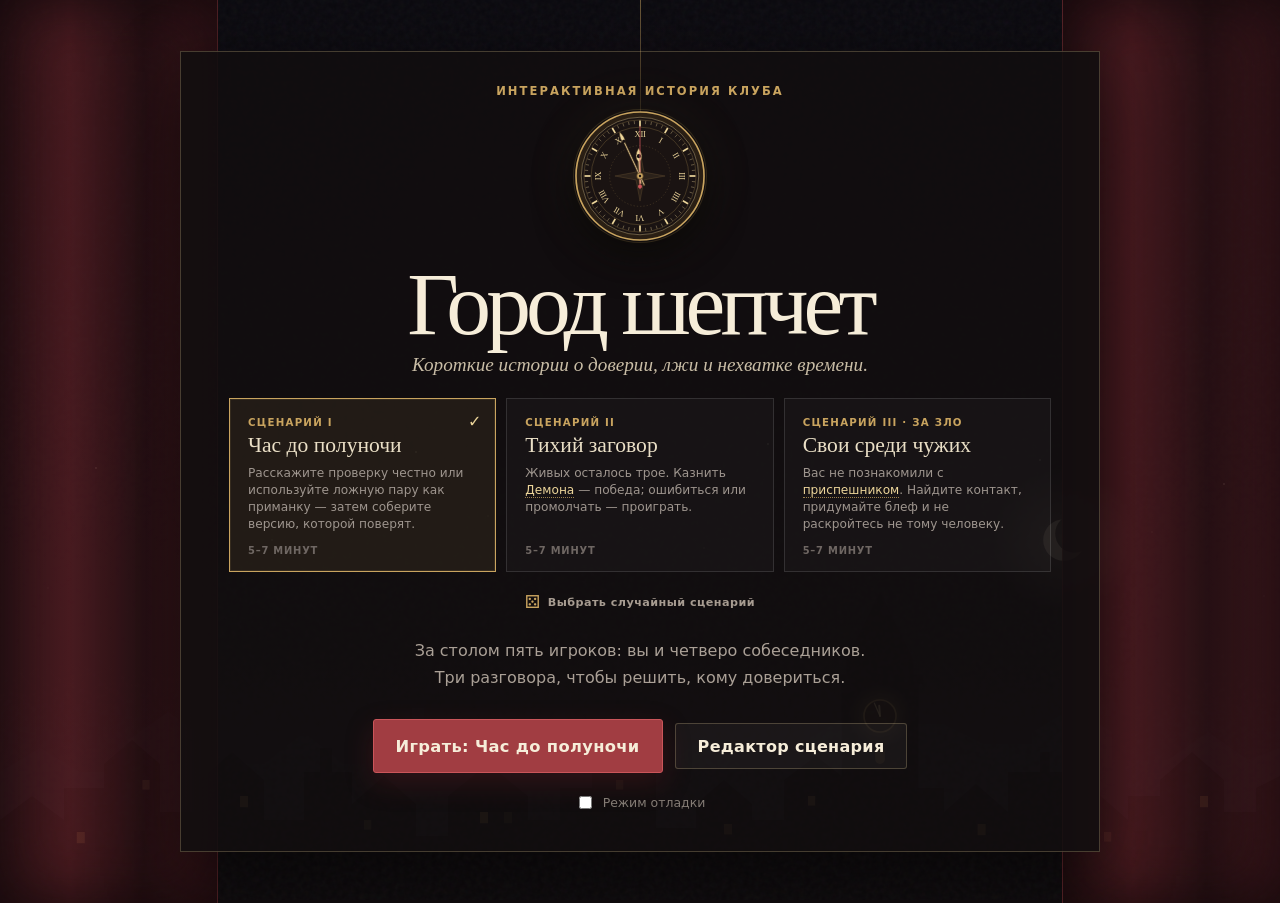
<file: index.html>
<!doctype html>
<html lang="ru">
<head>
  <meta charset="utf-8">
  <meta name="viewport" content="width=device-width, initial-scale=1">
  <meta name="theme-color" content="#100d0e">
  <title>Город шепчет — интерактивные истории</title>
  <link rel="stylesheet" href="css/styles.css">
</head>
<body data-page="game">
  <main id="app" class="app-shell" aria-live="polite"></main>

  <script src="scenarios/demo.js"></script>
  <script src="scenarios/second.js"></script>
  <script src="scenarios/third.js"></script>
  <script src="scenarios/library.js"></script>
  <script src="js/roles.js"></script>
  <script src="js/engine.js"></script>
  <script src="js/game.js"></script>
</body>
</html>
</file>
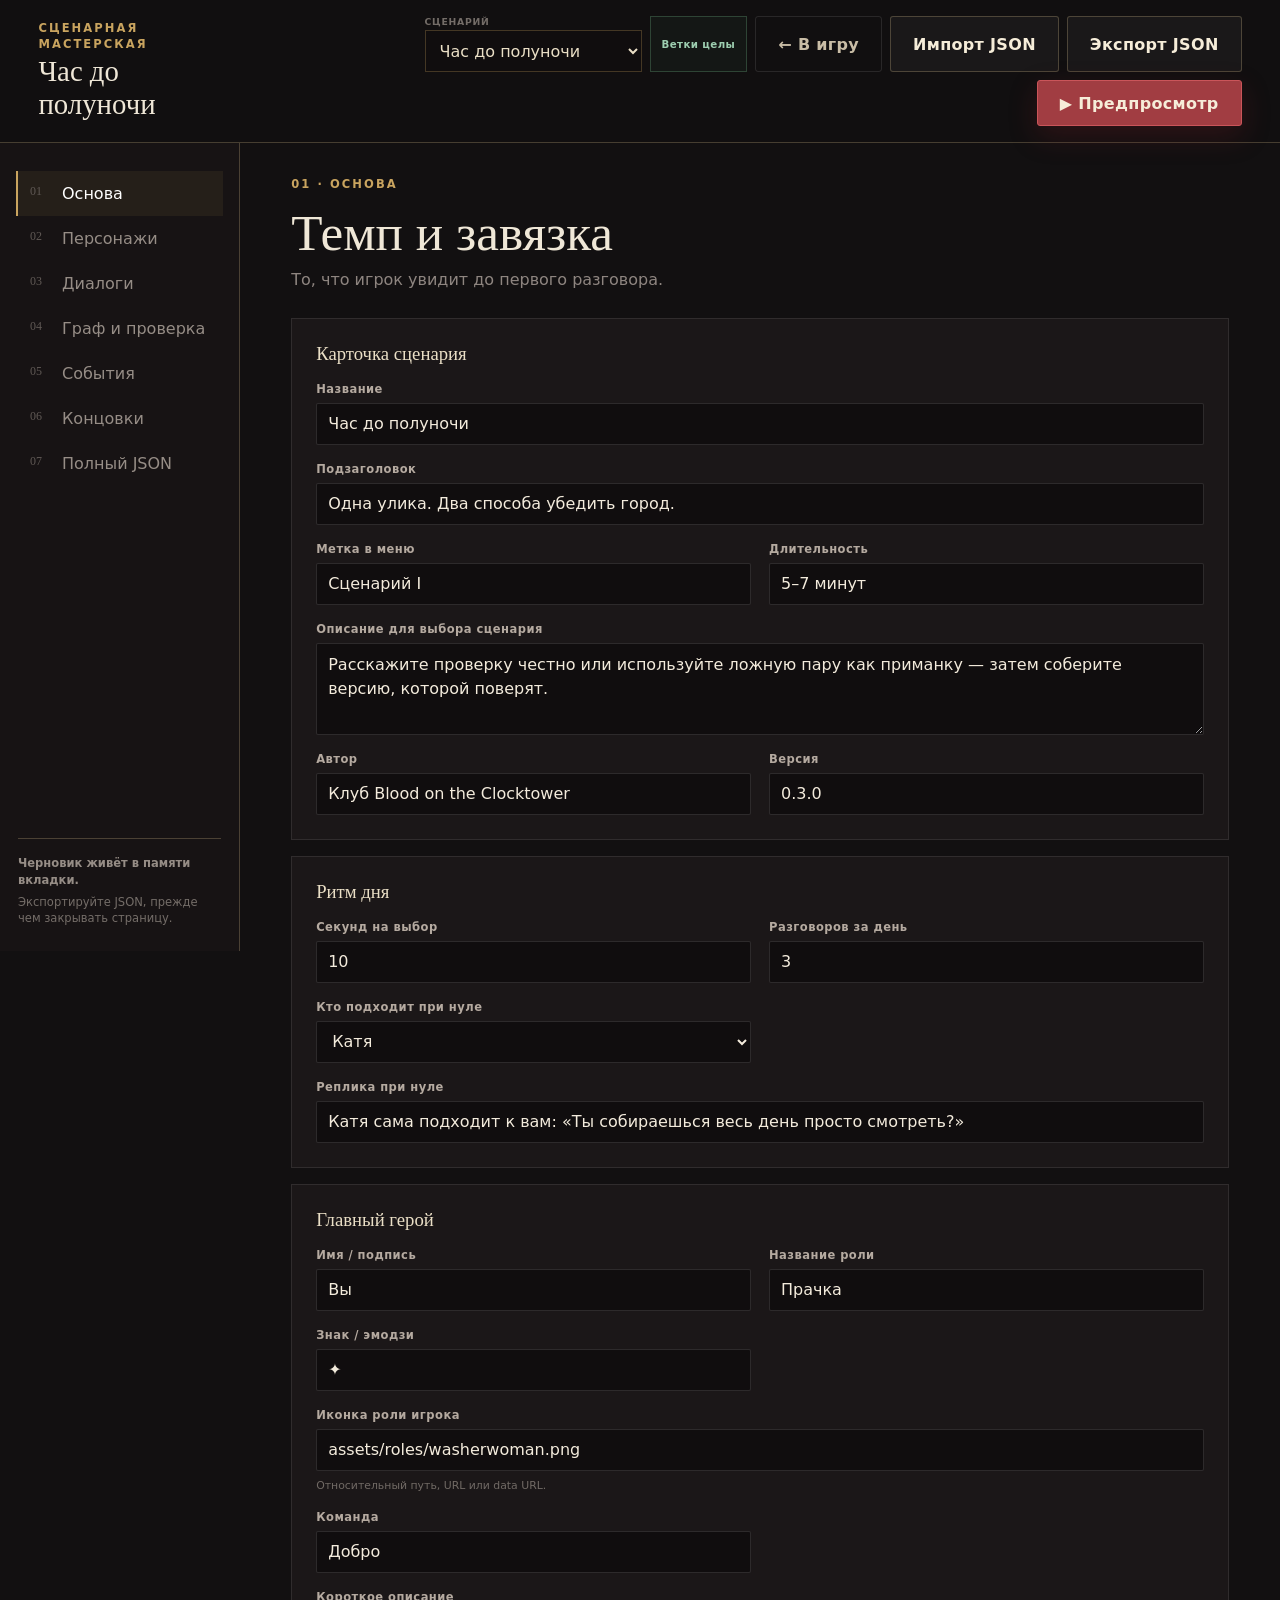
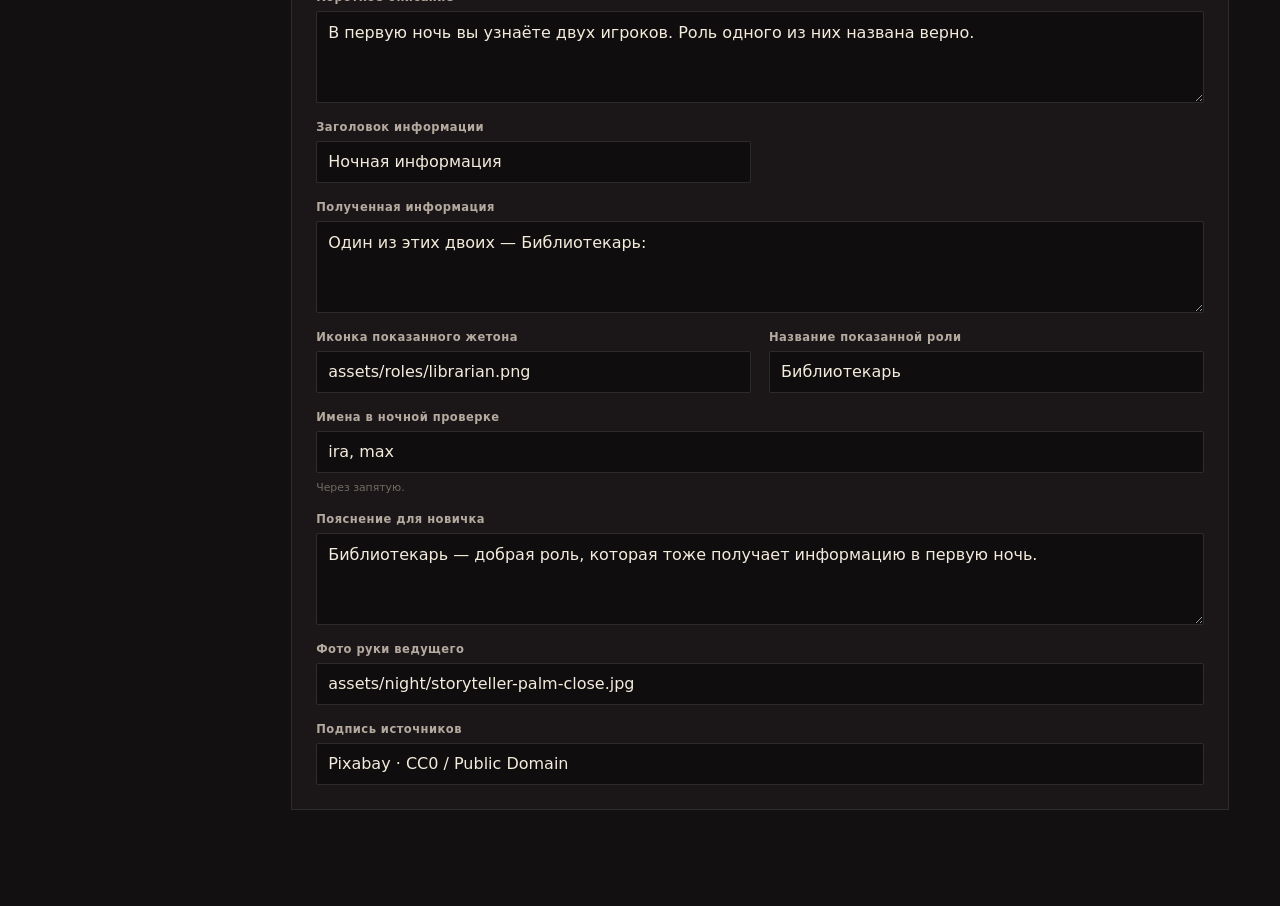
<file: editor.html>
<!doctype html>
<html lang="ru">
<head>
  <meta charset="utf-8">
  <meta name="viewport" content="width=device-width, initial-scale=1">
  <meta name="theme-color" content="#100d0e">
  <title>Редактор сценария — Город шепчет</title>
  <link rel="stylesheet" href="css/styles.css">
</head>
<body data-page="editor">
  <main id="editor-app" class="editor-app"></main>
  <main id="preview-app" class="app-shell is-hidden" aria-live="polite"></main>

  <script src="scenarios/demo.js"></script>
  <script src="scenarios/second.js"></script>
  <script src="scenarios/third.js"></script>
  <script src="scenarios/library.js"></script>
  <script src="js/roles.js"></script>
  <script src="js/engine.js"></script>
  <script src="js/game.js"></script>
  <script src="js/editor.js"></script>
</body>
</html>
</file>
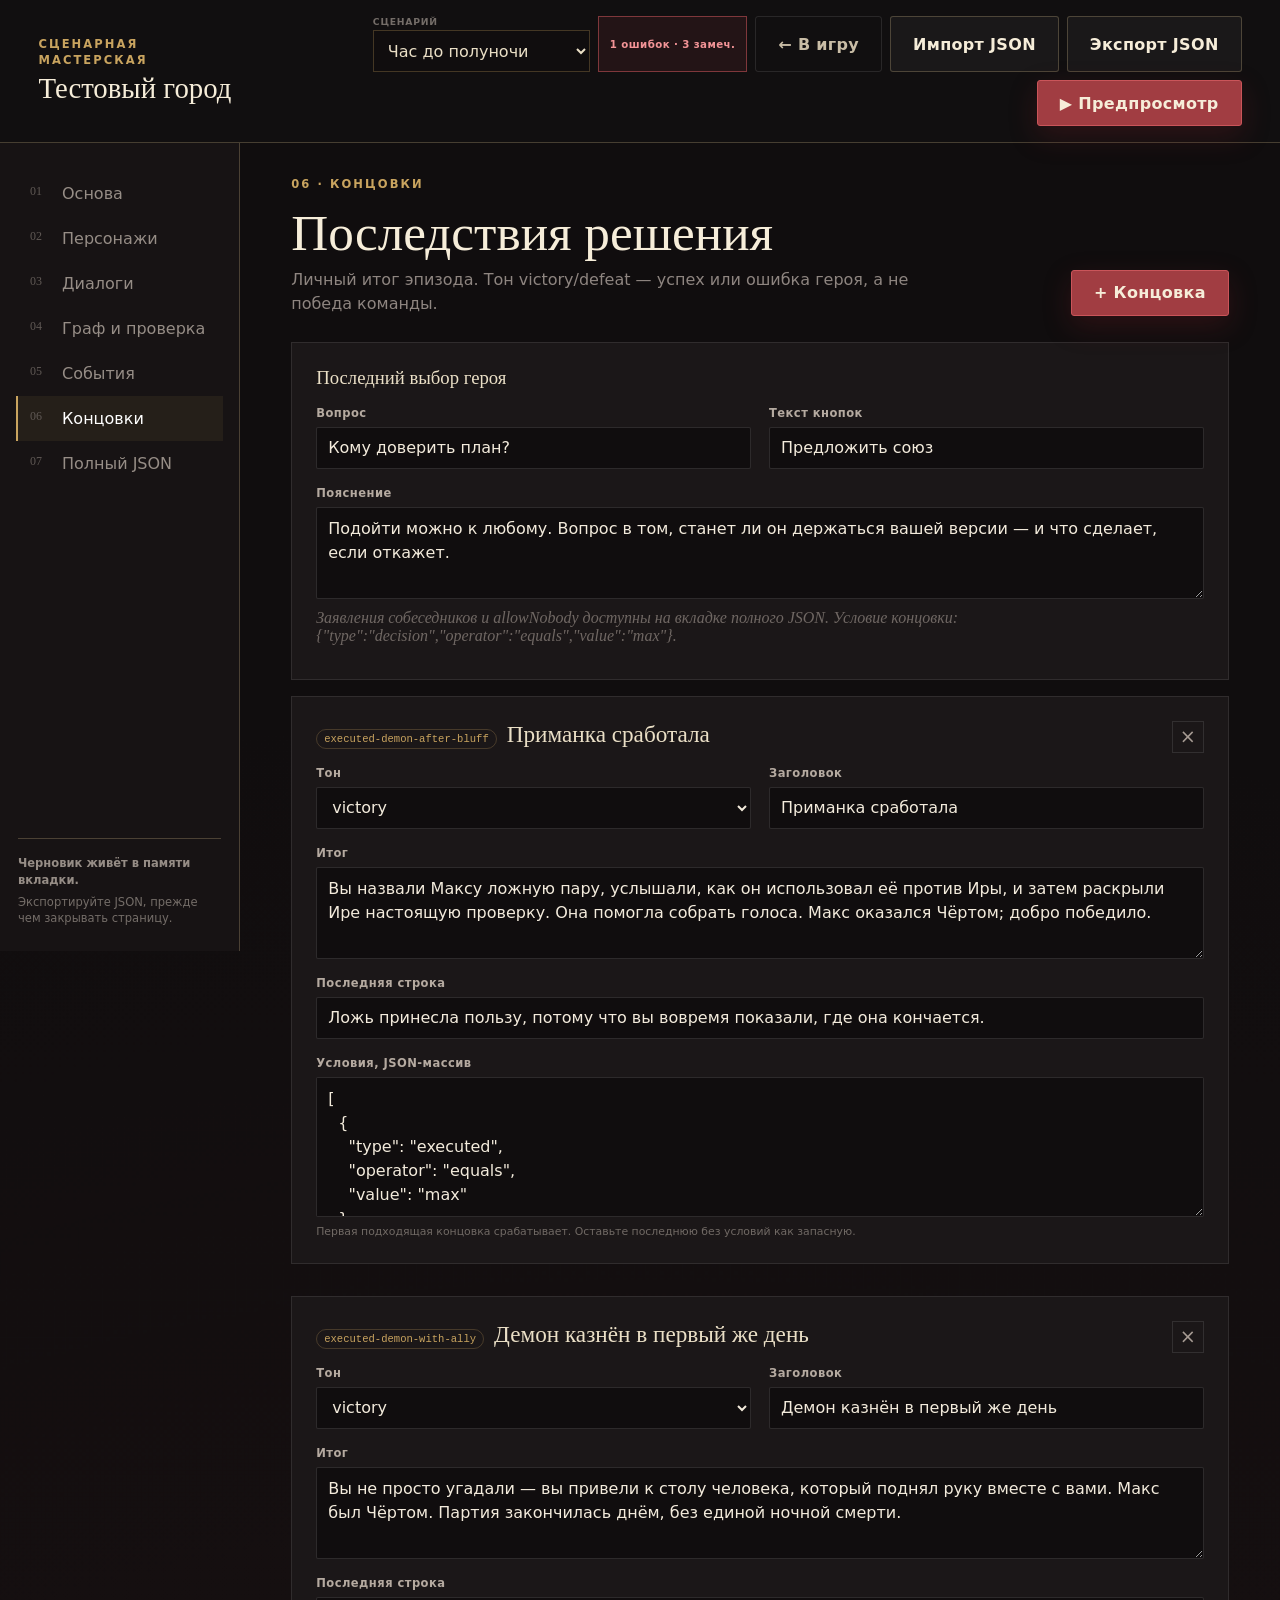
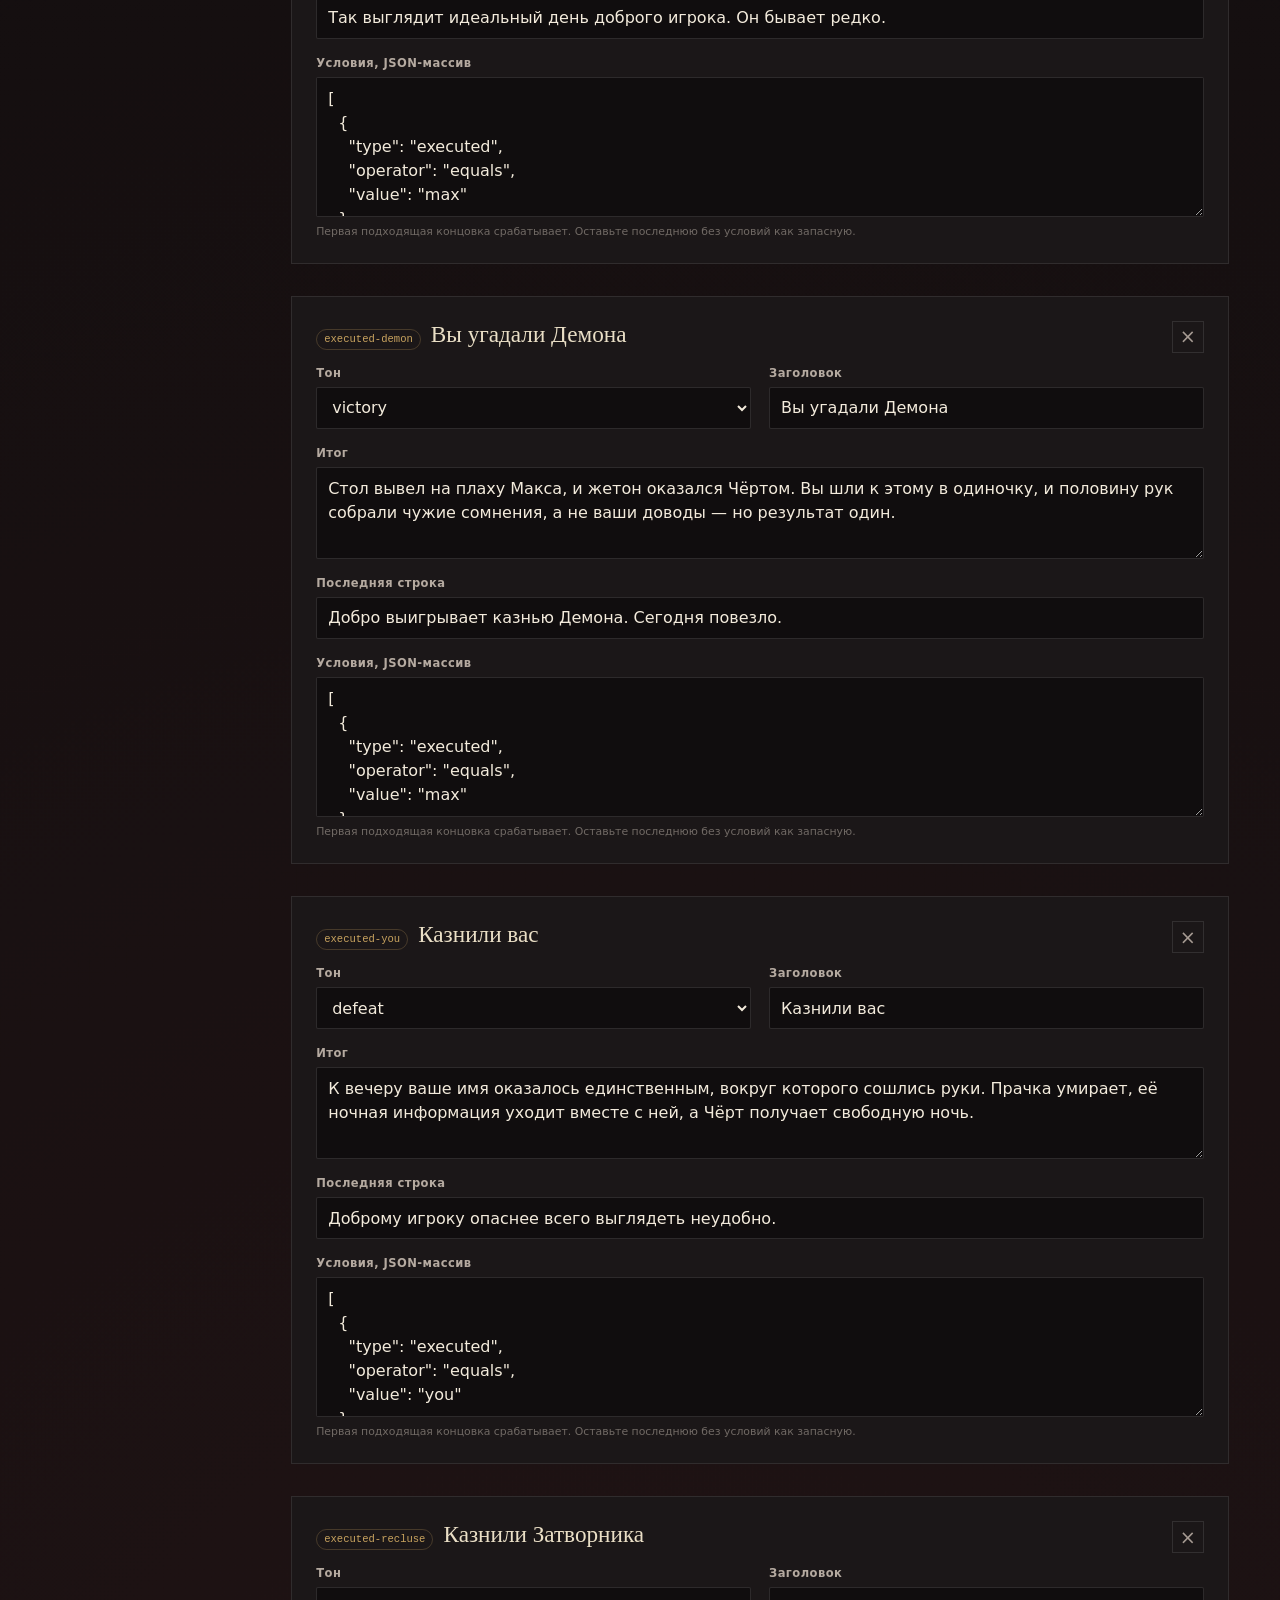
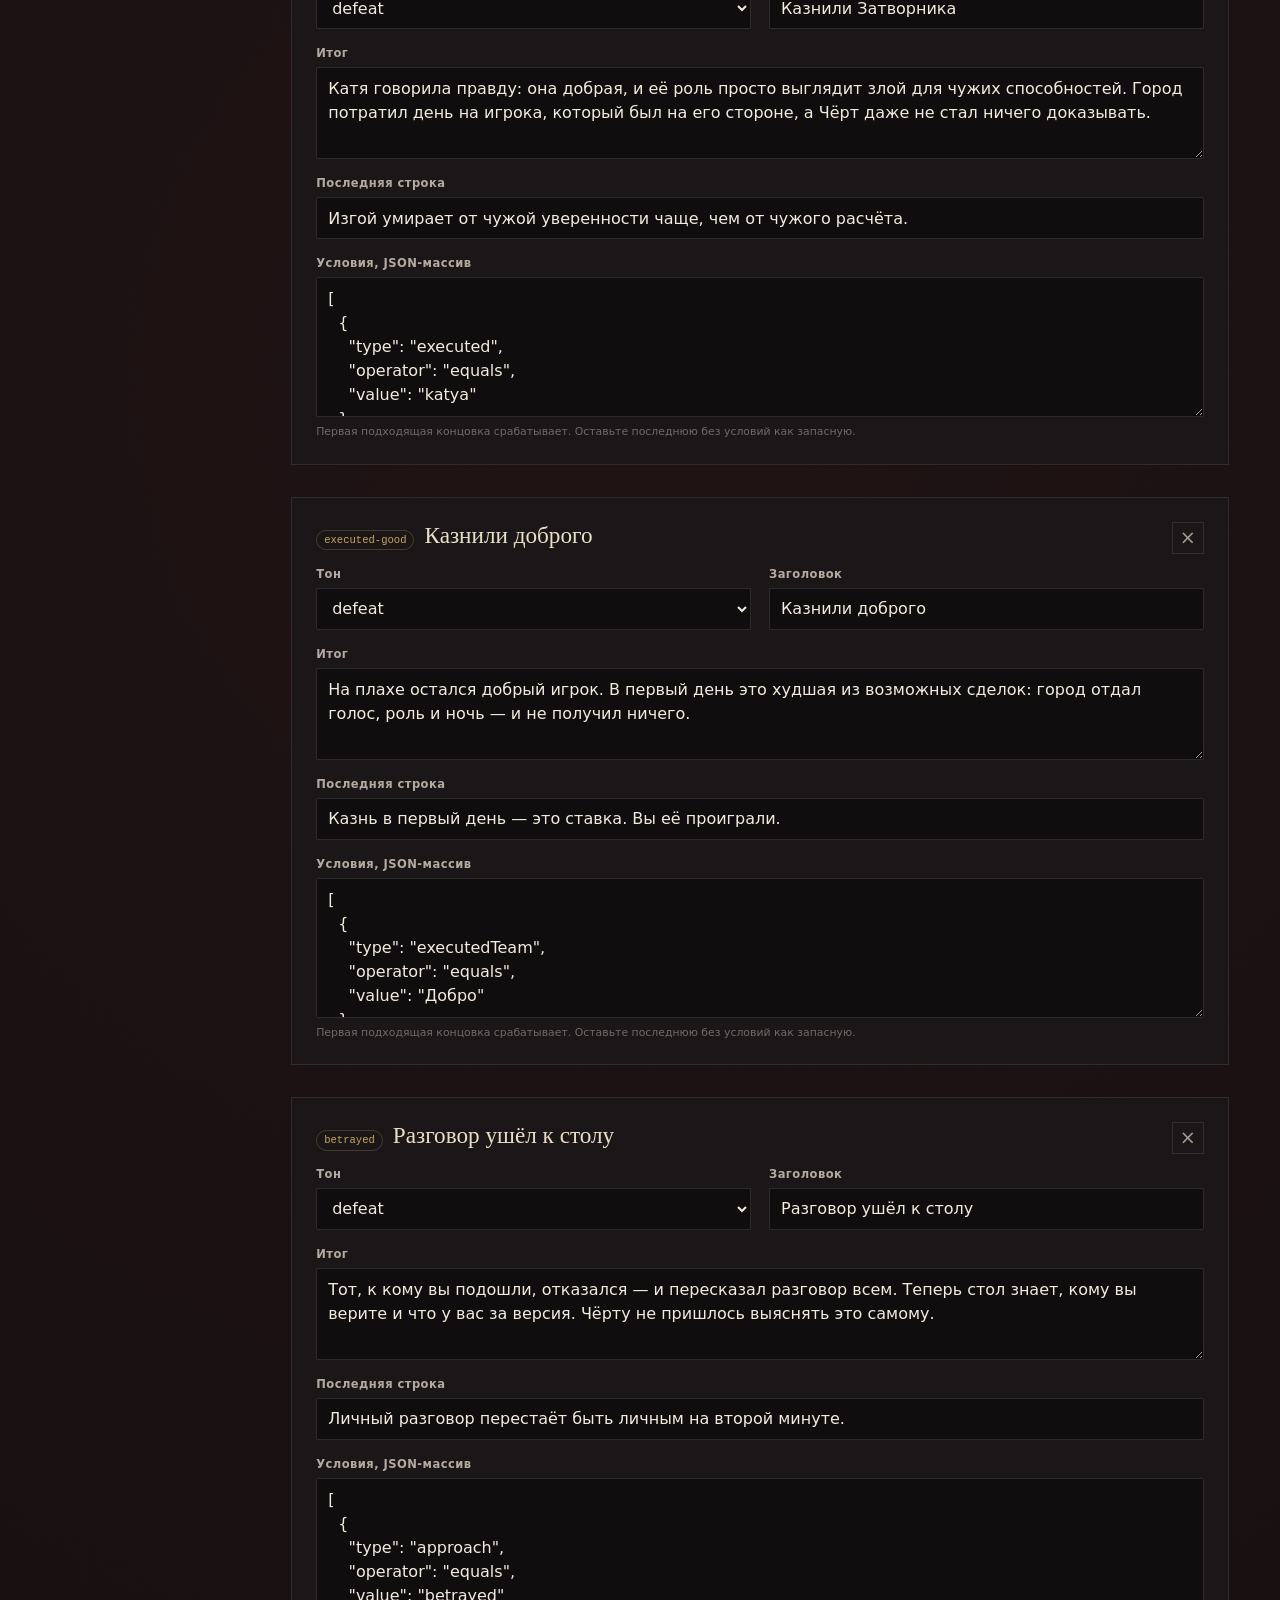
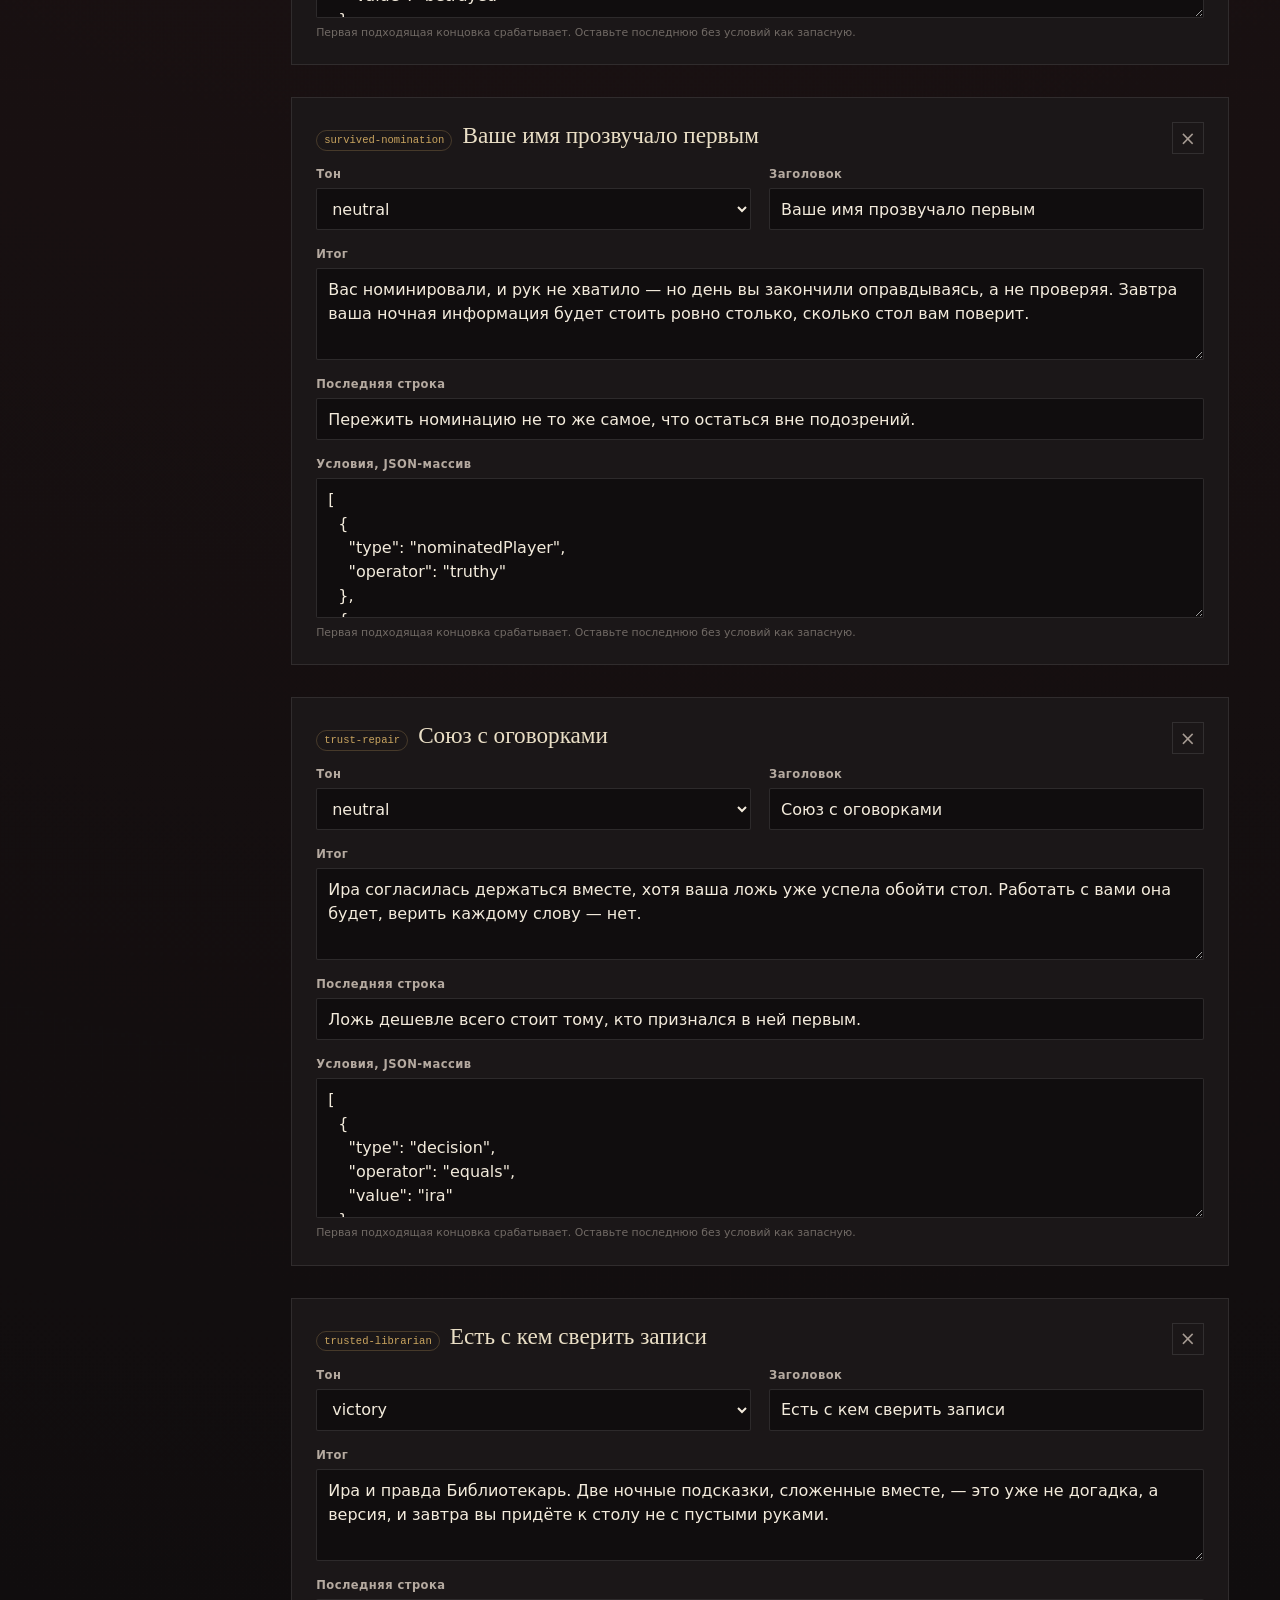
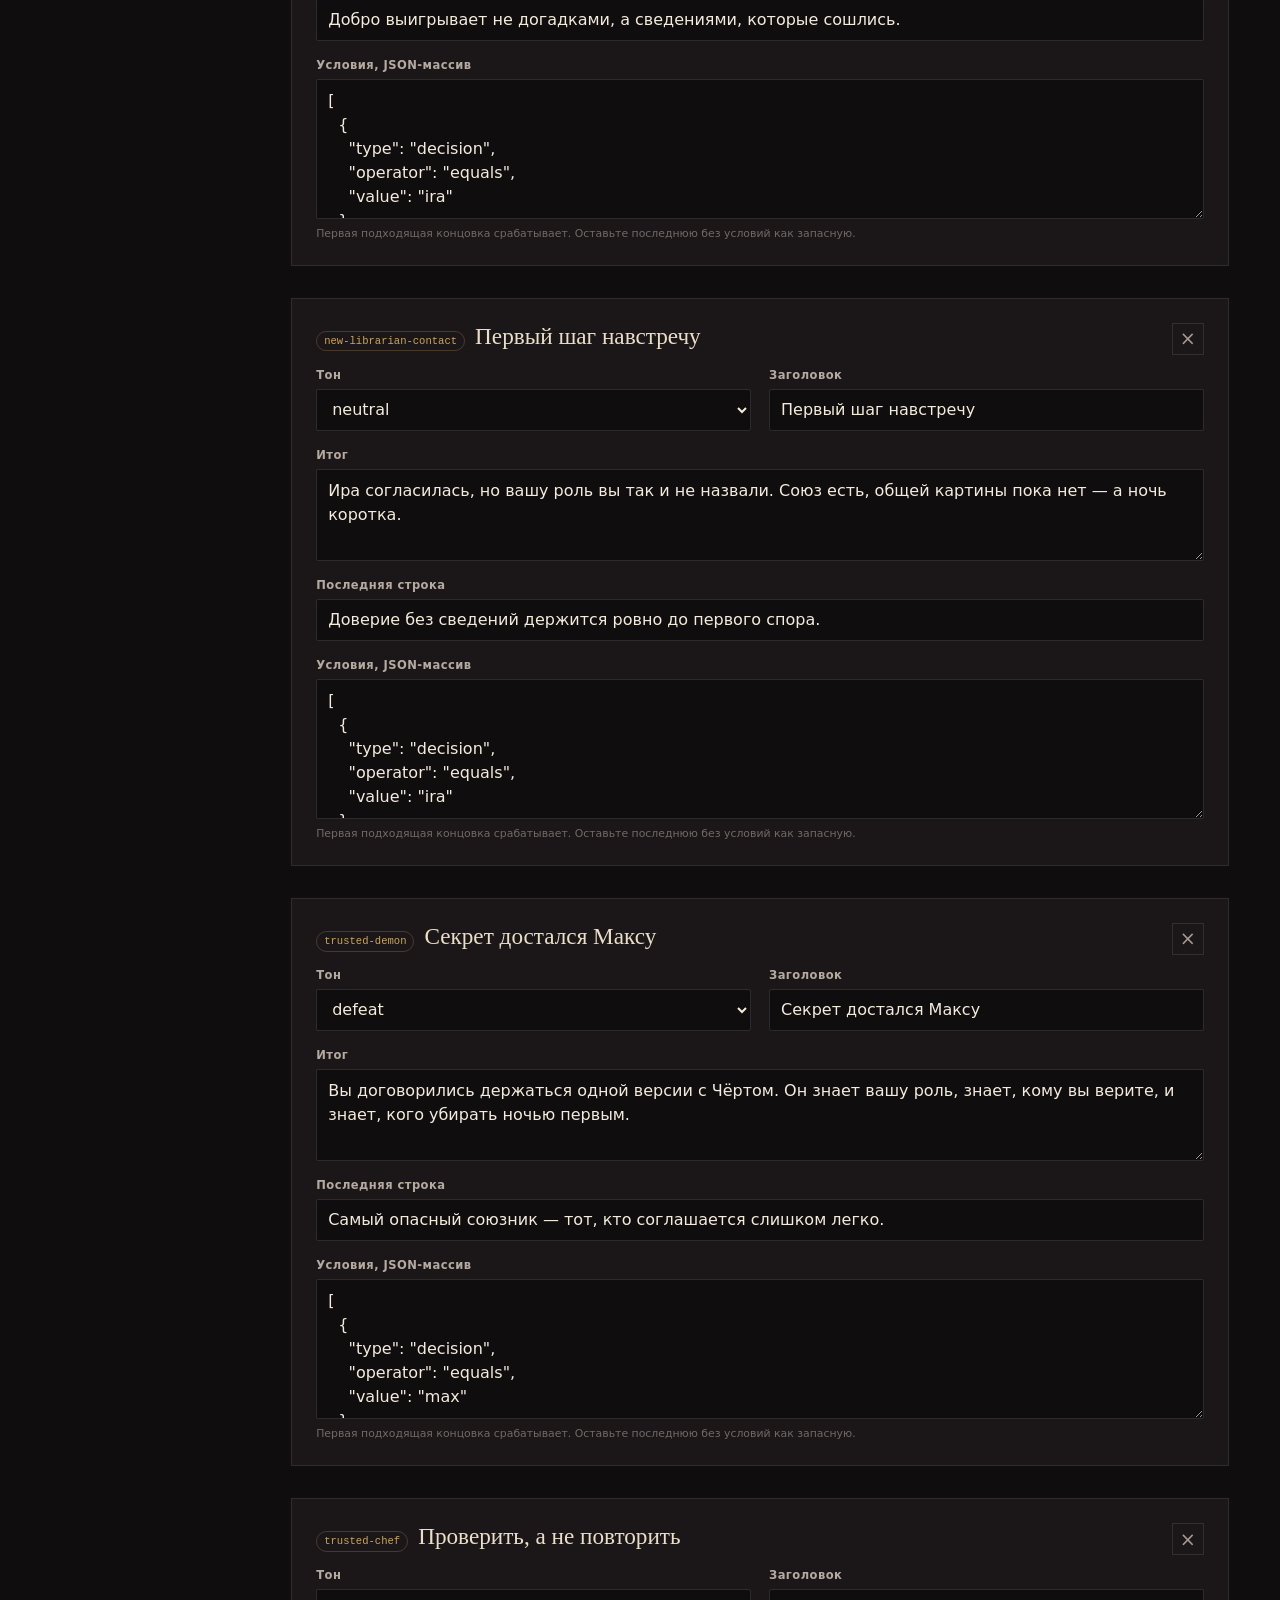
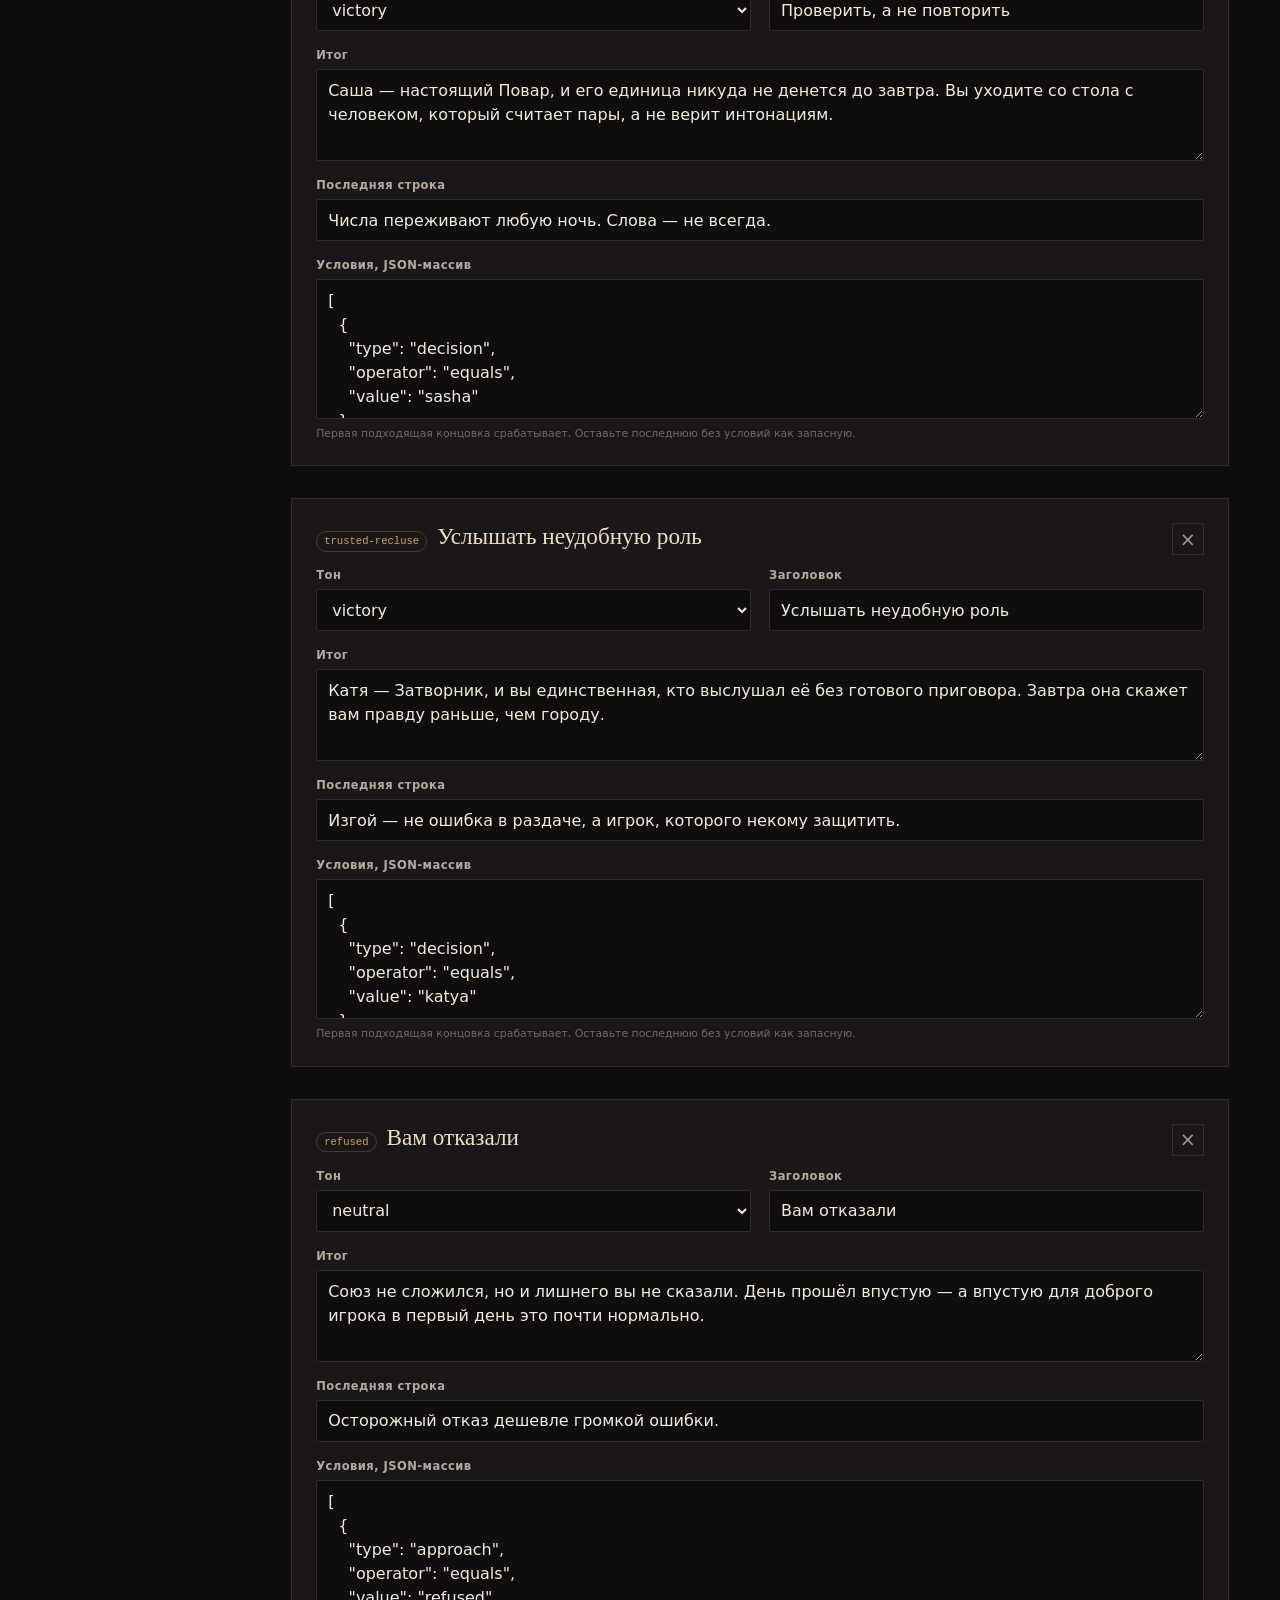
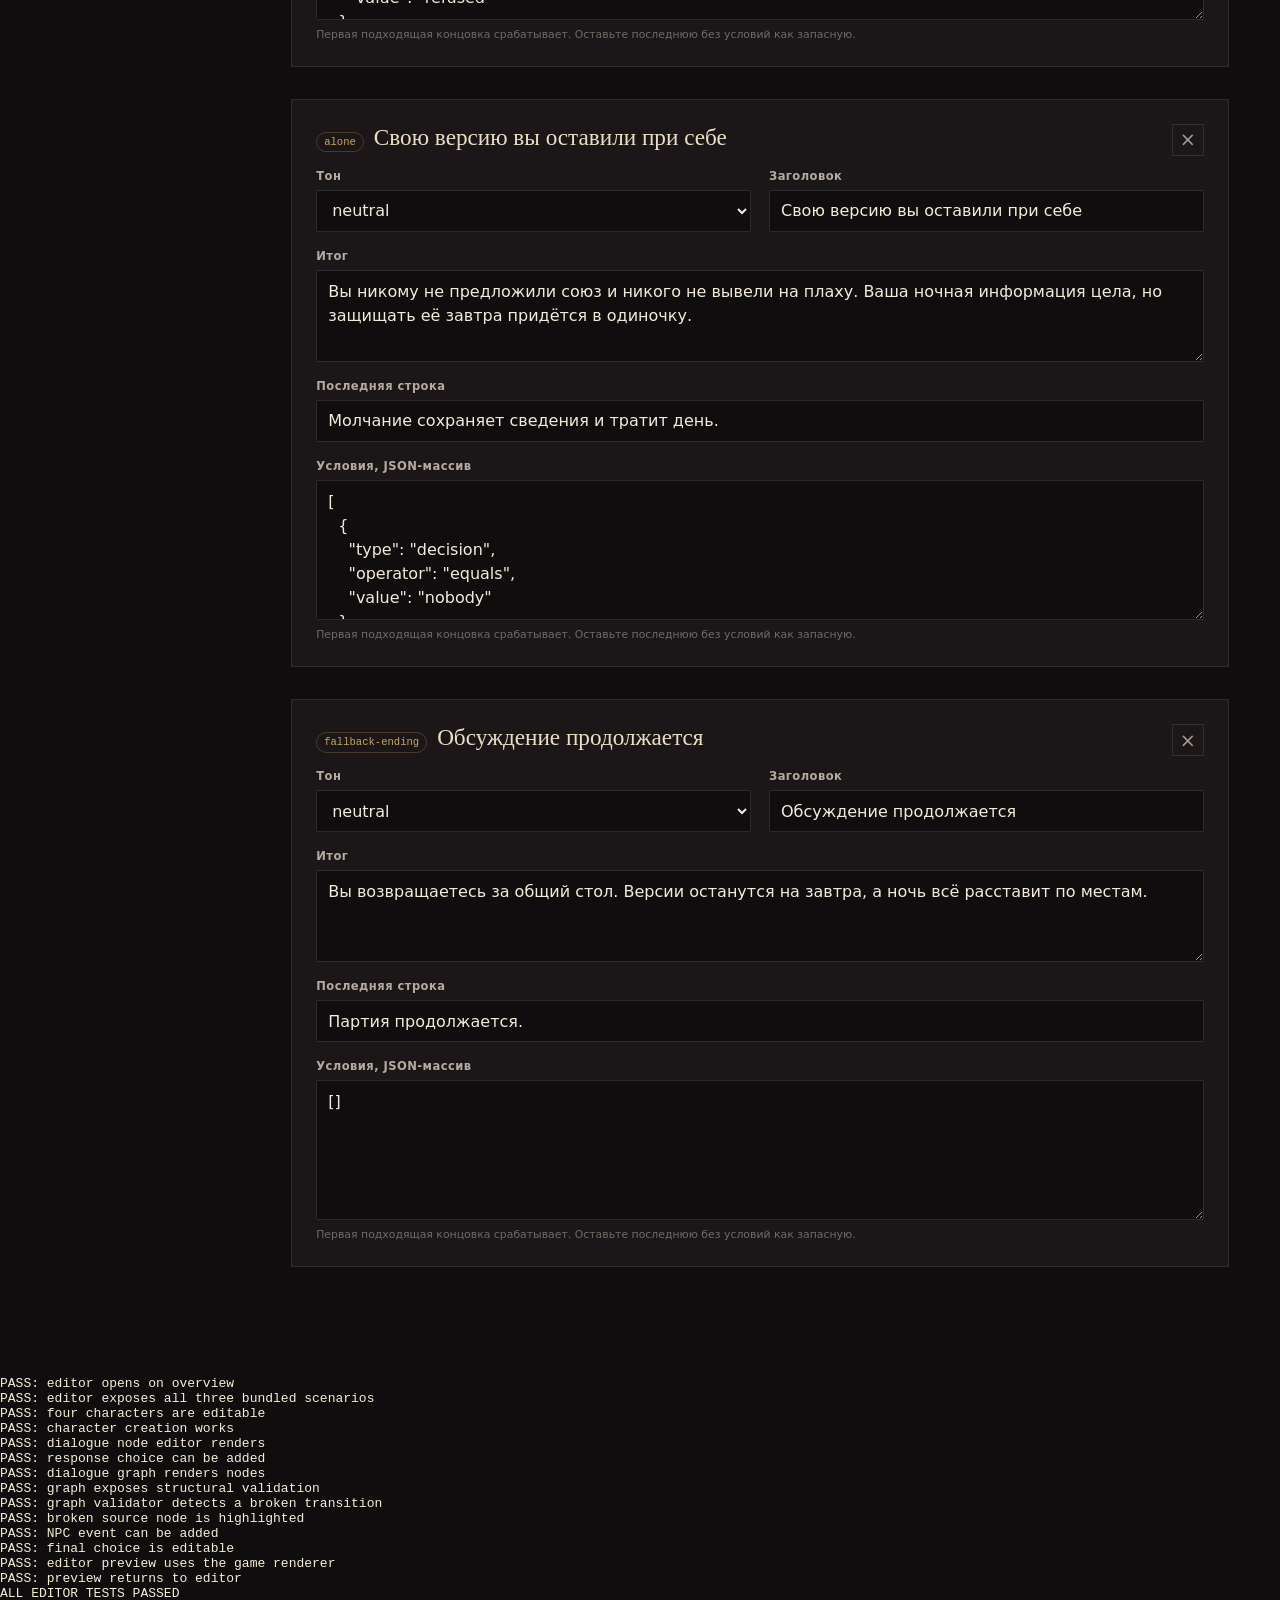
<file: tests/editor-smoke.html>
<!doctype html>
<html lang="ru">
<head>
  <meta charset="utf-8">
  <base href="../">
  <title>Editor smoke test</title>
  <link rel="stylesheet" href="css/styles.css">
</head>
<body data-page="editor">
  <main id="editor-app"></main>
  <main id="preview-app" class="app-shell is-hidden"></main>
  <pre id="smoke-results">RUNNING</pre>
  <script src="scenarios/demo.js"></script>
  <script src="scenarios/second.js"></script>
  <script src="scenarios/third.js"></script>
  <script src="scenarios/library.js"></script>
  <script src="js/roles.js"></script>
  <script src="js/engine.js"></script>
  <script src="js/game.js"></script>
  <script src="js/editor.js"></script>
  <script>
    (function () {
      const results = [];
      function assert(condition, message) {
        if (!condition) throw new Error(message);
        results.push(`PASS: ${message}`);
      }
      function click(selector) {
        const element = document.querySelector(selector);
        if (!element) throw new Error(`Missing element: ${selector}`);
        element.click();
      }
      try {
        assert(document.querySelector('[data-tab="overview"].is-active'), "editor opens on overview");
        assert(document.querySelectorAll("#editor-library-select option").length === 3, "editor exposes all three bundled scenarios");
        const title = document.querySelector('[data-bind="meta.title"]');
        title.value = "Тестовый город";
        title.dispatchEvent(new Event("input", { bubbles: true }));

        click('[data-tab="characters"]');
        assert(document.querySelectorAll(".character-editor-card").length === 4, "four characters are editable");
        click('[data-action="add-character"]');
        assert(document.querySelectorAll(".character-editor-card").length === 5, "character creation works");

        click('[data-tab="dialogues"]');
        assert(document.querySelector(".node-editor"), "dialogue node editor renders");
        const beforeChoices = document.querySelectorAll(".choice-editor").length;
        click('[data-action="add-choice"]');
        assert(document.querySelectorAll(".choice-editor").length === beforeChoices + 1, "response choice can be added");

        click('[data-tab="graph"]');
        assert(document.querySelectorAll(".graph-node").length > 0, "dialogue graph renders nodes");
        assert(document.querySelector(".validation-summary"), "graph exposes structural validation");
        const editedNode = scenarioEditor.currentNode();
        editedNode.choices[0].goto = "missing-node";
        editedNode.choices[0].endConversation = false;
        scenarioEditor.render();
        assert(document.querySelector(".validation-summary.has-errors"), "graph validator detects a broken transition");
        assert(document.querySelector(".graph-node.is-broken"), "broken source node is highlighted");
        delete editedNode.choices[0].goto;
        editedNode.choices[0].endConversation = true;
        scenarioEditor.render();

        click('[data-tab="events"]');
        const beforeEvents = document.querySelectorAll("[data-remove-event]").length;
        click('[data-action="add-event"]');
        assert(document.querySelectorAll("[data-remove-event]").length === beforeEvents + 1, "NPC event can be added");

        click('[data-tab="endings"]');
        const question = document.querySelector('[data-bind="decision.title"]');
        question.value = "Кому доверить план?";
        question.dispatchEvent(new Event("input", { bubbles: true }));
        assert(scenarioEditor.draft.decision.title === "Кому доверить план?", "final choice is editable");
        click('[data-action="preview"]');
        assert(document.querySelector("#preview-app .role-screen"), "editor preview uses the game renderer");
        click('[data-action="exit-preview"]');
        assert(!document.querySelector("#editor-app").classList.contains("is-hidden"), "preview returns to editor");

        document.querySelector("#smoke-results").textContent = results.join("\n") + "\nALL EDITOR TESTS PASSED";
        document.body.dataset.smoke = "passed";
      } catch (error) {
        document.querySelector("#smoke-results").textContent = results.join("\n") + `\nFAIL: ${error.stack}`;
        document.body.dataset.smoke = "failed";
      }
    })();
  </script>
</body>
</html>
</file>
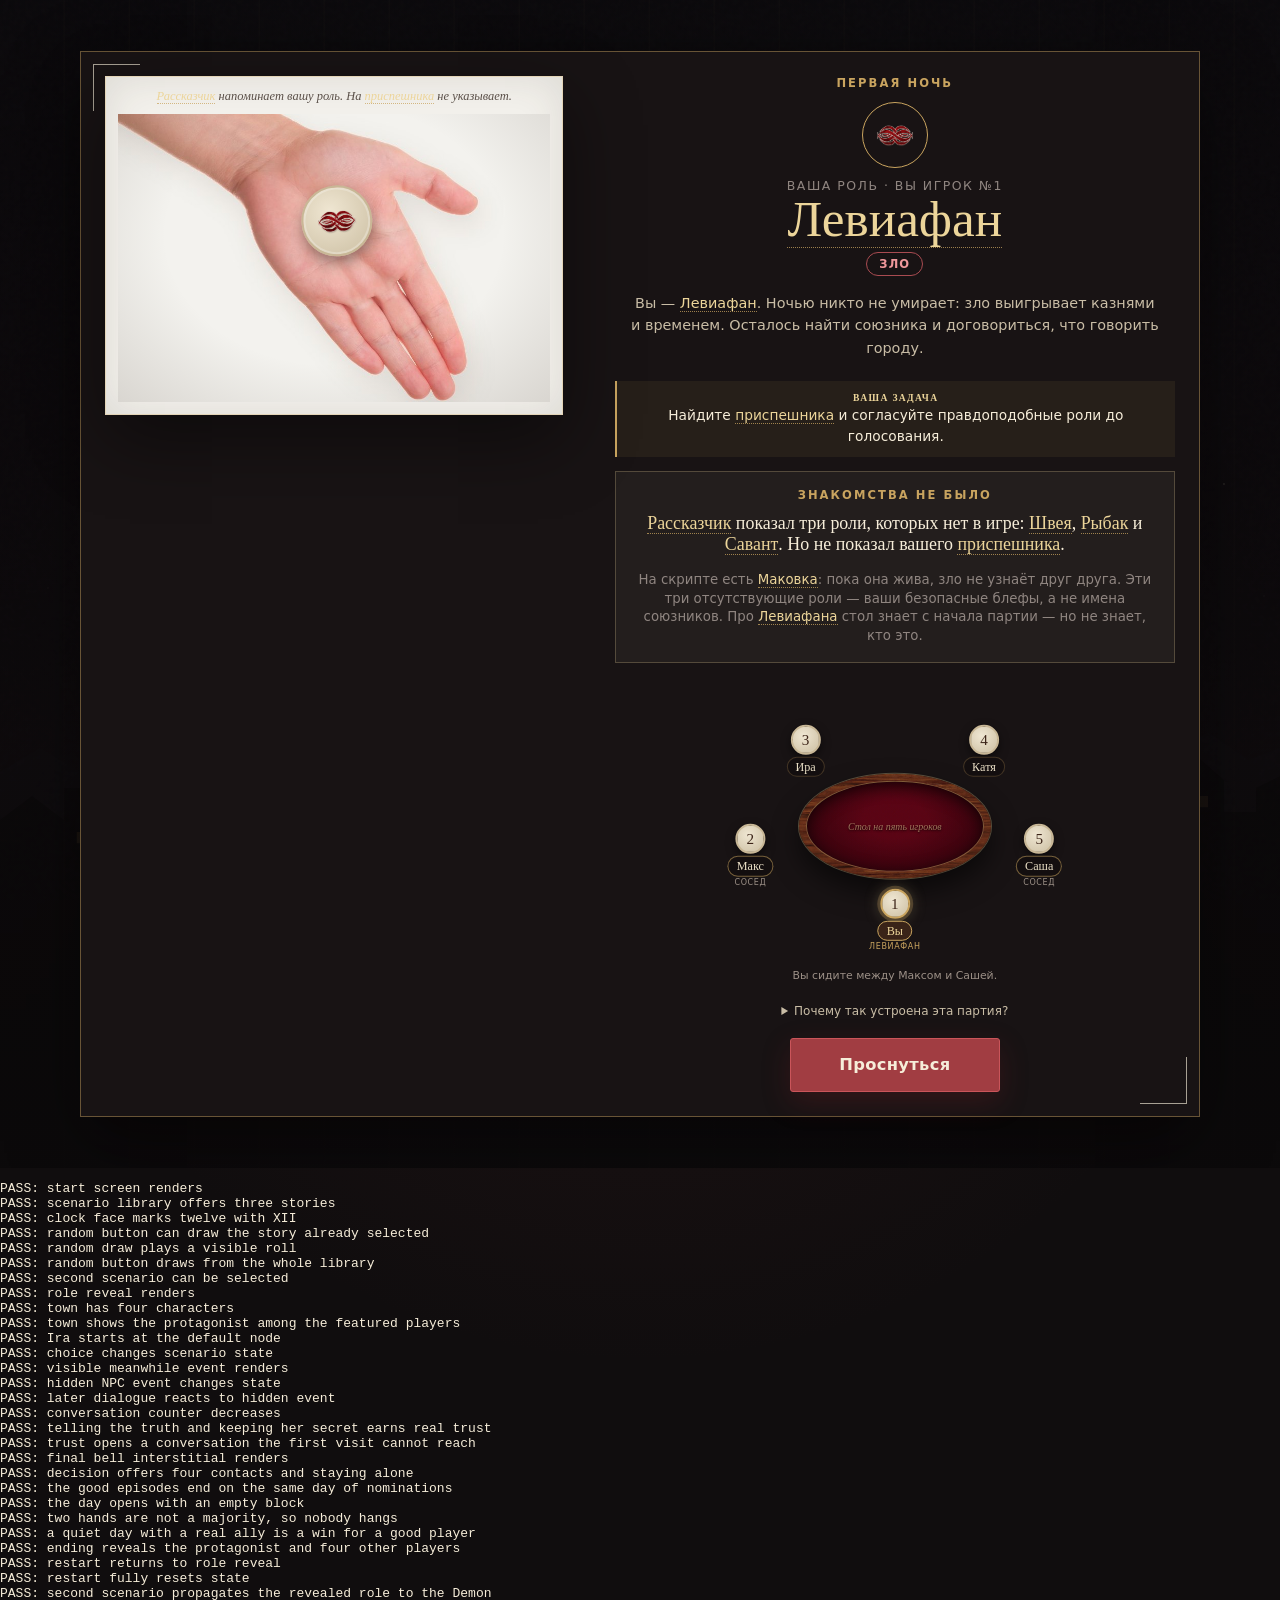
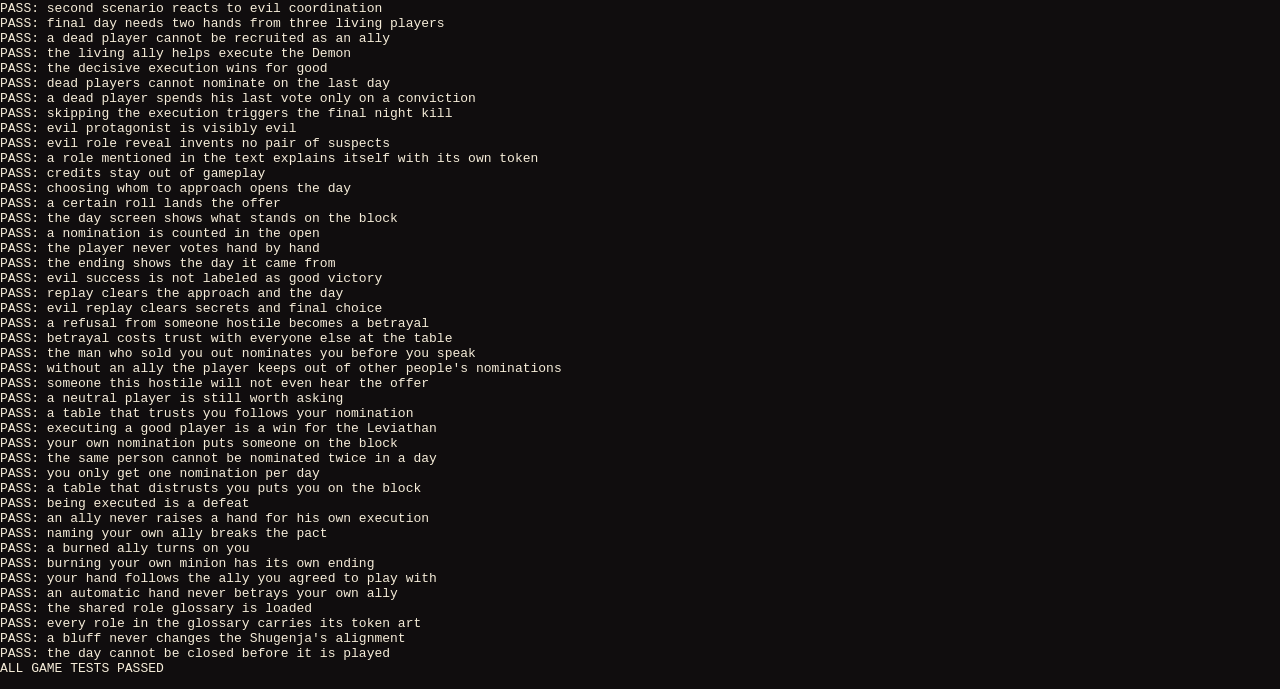
<file: tests/smoke.html>
<!doctype html>
<html lang="ru">
<head>
  <meta charset="utf-8">
  <base href="../">
  <title>Game smoke test</title>
  <link rel="stylesheet" href="css/styles.css">
</head>
<body data-page="smoke">
  <main id="app"></main>
  <pre id="smoke-results">RUNNING</pre>
  <script src="scenarios/demo.js"></script>
  <script src="scenarios/second.js"></script>
  <script src="scenarios/third.js"></script>
  <script src="scenarios/library.js"></script>
  <script src="js/roles.js"></script>
  <script src="js/engine.js"></script>
  <script src="js/game.js"></script>
  <script>
    (function () {
      const results = [];
      function assert(condition, message) {
        if (!condition) throw new Error(message);
        results.push(`PASS: ${message}`);
      }
      function click(selector, index = 0) {
        const element = document.querySelectorAll(selector)[index];
        if (!element) throw new Error(`Missing element: ${selector}[${index}]`);
        element.click();
      }
      const realRandom = Math.random;
      // Click through a day: the player only picks his own nomination.
      function playOutDay() {
        for (let step = 0; step < 12; step += 1) {
          if (document.querySelector('[data-nominate="nobody"]')) { click('[data-nominate="nobody"]'); continue; }
          if (document.querySelector('[data-action="next"]')) { click('[data-action="next"]'); continue; }
          break;
        }
        click('[data-action="close"]');
        if (document.querySelector('[data-action="night-result"]')) click('[data-action="night-result"]');
      }
      try {
        Math.random = () => 0;
        const app = GameApp.mount(document.querySelector("#app"), BOTC_SCENARIOS);
        assert(document.querySelector(".start-screen"), "start screen renders");
        assert(document.querySelectorAll("[data-select-scenario]").length === 3, "scenario library offers three stories");
        assert(document.querySelector(".clock-sigil").textContent.includes("XII"), "clock face marks twelve with XII");
        click('[data-action="random-scenario"]');
        assert(app.selectedScenarioIndex === 0 && app.randomSelectionIndex === 0, "random button can draw the story already selected");
        assert(document.querySelector(".scenario-selector.is-rolling"), "random draw plays a visible roll");
        Math.random = () => 0.99;
        click('[data-action="random-scenario"]');
        assert(app.selectedScenarioIndex === 2, "random button draws from the whole library");
        Math.random = () => 0;
        click('[data-select-scenario="0"]');
        click('[data-select-scenario="1"]');
        assert(document.querySelector('[data-action="start"]').textContent.includes("Тихий заговор"), "second scenario can be selected");
        click('[data-select-scenario="0"]');
        click('[data-action="start"]');
        assert(document.querySelector(".role-screen"), "role reveal renders");
        click('[data-action="wake"]');
        assert(document.querySelectorAll("[data-character]").length === 4, "town has four characters");
        assert(document.querySelector(".town-player-seat"), "town shows the protagonist among the featured players");

        click('[data-character="ira"]');
        assert(app.engine.state.currentNodeId === "ira_start", "Ira starts at the default node");
        click('[data-choice="0"]');
        assert(app.engine.state.variables.toldIraRole === true, "choice changes scenario state");
        click('[data-choice="0"]');
        assert(document.querySelector(".event-screen"), "visible meanwhile event renders");
        assert(app.engine.state.variables.maxKnowsPlayerRole === true, "hidden NPC event changes state");

        click('[data-action="continue"]');
        click('[data-character="max"]');
        assert(app.engine.state.currentNodeId === "max_knows", "later dialogue reacts to hidden event");
        click('[data-choice="2"]');
        click('[data-choice="0"]');
        assert(app.engine.state.conversationsRemaining === 1, "conversation counter decreases");

        click('[data-character="ira"]');
        assert(app.engine.trustOf("ira") >= 3, "telling the truth and keeping her secret earns real trust");
        assert(app.engine.state.currentNodeId === "ira_allied", "trust opens a conversation the first visit cannot reach");
        click('[data-choice="0"]');
        assert(document.querySelector(".event-screen"), "final bell interstitial renders");
        click('[data-action="continue"]');
        assert(document.querySelectorAll("[data-decision]").length === 5, "decision offers four contacts and staying alone");
        click('[data-decision="ira"]');
        assert(app.engine.state.phase === "vote", "the good episodes end on the same day of nominations");
        assert(document.querySelector(".day-block").textContent.includes("пока никто"), "the day opens with an empty block");
        playOutDay();
        assert(app.engine.state.vote.executed === "nobody", "two hands are not a majority, so nobody hangs");
        assert(document.querySelector(".ending-screen--victory"), "a quiet day with a real ally is a win for a good player");
        assert(document.querySelectorAll(".role-reveal li").length === 5, "ending reveals the protagonist and four other players");

        click('[data-action="restart"]');
        assert(document.querySelector(".role-screen"), "restart returns to role reveal");
        assert(app.engine.state.totalConversations === 0 && app.engine.state.conversationsRemaining === 3, "restart fully resets state");

        app.destroy();
        const secondApp = GameApp.mount(document.querySelector("#app"), SECOND_SCENARIO);
        click('[data-action="start"]');
        click('[data-action="wake"]');
        click('[data-character="max"]');
        click('[data-choice="0"]');
        click('[data-choice="0"]');
        assert(secondApp.engine.state.variables.iraKnowsPlayerRole === true, "second scenario propagates the revealed role to the Demon");
        click('[data-action="continue"]');
        click('[data-character="ira"]');
        assert(secondApp.engine.state.currentNodeId === "ira_knows", "second scenario reacts to evil coordination");
        click('[data-choice="0"]');
        click('[data-choice="0"]');
        click('[data-character="katya"]');
        click('[data-choice="0"]');
        click('[data-choice="2"]');
        click('[data-action="continue"]');
        assert(secondApp.engine.voteMajority() === 2, "final day needs two hands from three living players");
        assert(!secondApp.engine.allyRequirement("sasha").allowed, "a dead player cannot be recruited as an ally");
        click('[data-decision="katya"]');
        click('[data-nominate="ira"]');
        while (document.querySelector('[data-action="next"]')) click('[data-action="next"]');
        click('[data-action="close"]');
        assert(secondApp.engine.state.vote.executed === "ira", "the living ally helps execute the Demon");
        assert(document.querySelector(".ending-screen--victory"), "the decisive execution wins for good");

        // The trap of episode II, checked on a table nobody has talked to yet.
        const fresh = new VNEngine(SECOND_SCENARIO);
        fresh.wakeUp();
        fresh.state.phase = "decision";
        fresh.approachAlly("nobody");
        assert(fresh.nextNpcNomination() === null, "dead players cannot nominate on the last day");
        assert(fresh.wouldVote("max", "katya", "ira") && !fresh.wouldVote("sasha", "katya", "ira"), "a dead player spends his last vote only on a conviction");
        fresh.playerNominate("nobody");
        fresh.endDay();
        assert(fresh.state.vote.nightDeath === "katya", "skipping the execution triggers the final night kill");
        secondApp.destroy();
        const evilApp = GameApp.mount(document.querySelector("#app"), THIRD_SCENARIO);
        click('[data-action="start"]');
        assert(document.querySelector(".team-badge--evil"), "evil protagonist is visibly evil");
        assert(!document.querySelector(".night-name-tags"), "evil role reveal invents no pair of suspects");
        assert(document.querySelector(".role-term .role-tip__icon"), "a role mentioned in the text explains itself with its own token");
        assert(!document.querySelector(".asset-credit"), "credits stay out of gameplay");
        click('[data-action="wake"]');
        click('[data-character="max"]');
        click('[data-choice="2"]');
        click('[data-choice="0"]');
        while (document.querySelector('[data-action="continue"]')) click('[data-action="continue"]');
        click('[data-character="sasha"]');
        click('[data-choice="1"]');
        click('[data-choice="0"]');
        click('[data-character="katya"]');
        click('[data-choice="0"]');
        click('[data-choice="0"]');
        while (document.querySelector('[data-action="continue"]')) click('[data-action="continue"]');
        Math.random = () => 0;
        click('[data-decision="max"]');
        assert(evilApp.engine.state.phase === "vote", "choosing whom to approach opens the day");
        assert(evilApp.engine.state.approach.outcome === "accepted", "a certain roll lands the offer");
        assert(document.querySelector(".day-block"), "the day screen shows what stands on the block");
        while (document.querySelector('[data-action="next"]')) click('[data-action="next"]');
        click('[data-nominate="katya"]');
        assert(document.querySelector(".day-tally"), "a nomination is counted in the open");
        assert(!document.querySelector("[data-hand]"), "the player never votes hand by hand");
        while (document.querySelector('[data-action="next"]')) click('[data-action="next"]');
        click('[data-action="close"]');
        assert(document.querySelector(".vote-result"), "the ending shows the day it came from");
        assert(!document.querySelector(".ending-screen").textContent.includes("Добро побеждает"), "evil success is not labeled as good victory");
        click('[data-action="restart"]');
        assert(evilApp.engine.state.approach === null && evilApp.engine.state.day === null, "replay clears the approach and the day");
        assert(!evilApp.engine.state.variables.sharedSafeBluff && evilApp.engine.state.decision === null, "evil replay clears secrets and final choice");

        function armed(trustByCharacter, suspicionRows) {
          const engine = new VNEngine(THIRD_SCENARIO);
          engine.wakeUp();
          Object.entries(trustByCharacter).forEach(([characterId, value]) =>
            engine.applyTrust({type: "trust", characterId, value}));
          Object.entries(suspicionRows || {}).forEach(([characterId, row]) =>
            Object.entries(row).forEach(([targetId, value]) =>
              engine.applySuspicion({type: "suspicion", characterId, targetId, value})));
          engine.state.phase = "decision";
          return engine;
        }

        // Play out the day: the player only picks his own nomination.
        function playDay(engine, target) {
          for (let step = 0; step < 12; step += 1) {
            const beat = engine.dayBeat();
            if (beat.type === "dayOver") break;
            if (beat.type === "playerTurn") engine.playerNominate(target);
            else engine.resolvePending();
          }
          return engine.endDay();
        }

        Math.random = () => 0.99;
        let engine = armed({sasha: -1});
        engine.approachAlly("sasha");
        assert(engine.state.approach.outcome === "betrayed", "a refusal from someone hostile becomes a betrayal");
        assert(engine.trustOf("katya") < 0, "betrayal costs trust with everyone else at the table");
        assert(engine.dayBeat().targetId === "you", "the man who sold you out nominates you before you speak");
        assert(engine.playerAutoHand("ira") === false, "without an ally the player keeps out of other people's nominations");

        engine = armed({katya: -4});
        assert(engine.approachOdds("katya").hopeless, "someone this hostile will not even hear the offer");
        assert(engine.approachOdds("max").chance > 0.4, "a neutral player is still worth asking");

        Math.random = () => 0;
        engine = armed({max: 2, ira: 2, katya: 2});
        engine.approachAlly("max");
        const won = playDay(engine, "sasha");
        assert(engine.state.vote.executed === "sasha", "a table that trusts you follows your nomination");
        assert(won.tone === "victory", "executing a good player is a win for the Leviathan");

        engine = armed({max: 2, ira: 2, katya: 2});
        engine.approachAlly("max");
        engine.playerNominate("sasha");
        assert(engine.state.day.block.targetId === "sasha" && engine.state.day.log[0].votes >= 3, "your own nomination puts someone on the block");
        assert(!engine.nominationTargets().includes("sasha"), "the same person cannot be nominated twice in a day");
        let refused = false;
        try { engine.playerNominate("ira"); } catch (_) { refused = true; }
        assert(refused, "you only get one nomination per day");

        Math.random = () => 0.99;
        engine = armed({sasha: -2, katya: -2, ira: -2});
        engine.approachAlly("katya");
        const lost = playDay(engine, "nobody");
        assert(engine.state.vote.executed === "you", "a table that distrusts you puts you on the block");
        assert(lost.tone === "defeat", "being executed is a defeat");

        Math.random = () => 0;
        engine = armed({max: 3, ira: 2, katya: 2});
        engine.approachAlly("max");
        const burned = playDay(engine, "max");
        const call = engine.state.vote.log[0];
        assert(!call.voters.includes("max"), "an ally never raises a hand for his own execution");
        assert(engine.state.vote.pactBroken, "naming your own ally breaks the pact");
        assert(engine.suspicionOf("max", "you") > 0, "a burned ally turns on you");
        assert(burned.id === "turned-on-minion", "burning your own minion has its own ending");

        engine = armed({max: 2, ira: 2, katya: 2}, {max: {ira: 2}});
        engine.approachAlly("max");
        assert(engine.playerAutoHand("ira"), "your hand follows the ally you agreed to play with");
        assert(!engine.playerAutoHand("max"), "an automatic hand never betrays your own ally");

        assert(typeof BOTC_ROLES !== "undefined" && BOTC_ROLES.some((role) => role.name === "Левиафан"), "the shared role glossary is loaded");
        const textOnly = ["Горожанин", "Изгой", "Приспешник", "Демон", "Рассказчик"];
        assert(BOTC_ROLES.every((role) => textOnly.includes(role.name) || role.icon), "every role in the glossary carries its token art");
        Math.random = realRandom;

        assert(THIRD_SCENARIO.reveal.find(r => r.characterId === "sasha").team === "Добро", "a bluff never changes the Shugenja's alignment");
        let rejected = false;
        try { new VNEngine(THIRD_SCENARIO).endDay(); } catch (_) { rejected = true; }
        assert(rejected, "the day cannot be closed before it is played");

        document.querySelector("#smoke-results").textContent = results.join("\n") + "\nALL GAME TESTS PASSED";
        document.body.dataset.smoke = "passed";
      } catch (error) {
        document.querySelector("#smoke-results").textContent = results.join("\n") + `\nFAIL: ${error.stack}`;
        document.body.dataset.smoke = "failed";
      }
    })();
  </script>
</body>
</html>
</file>
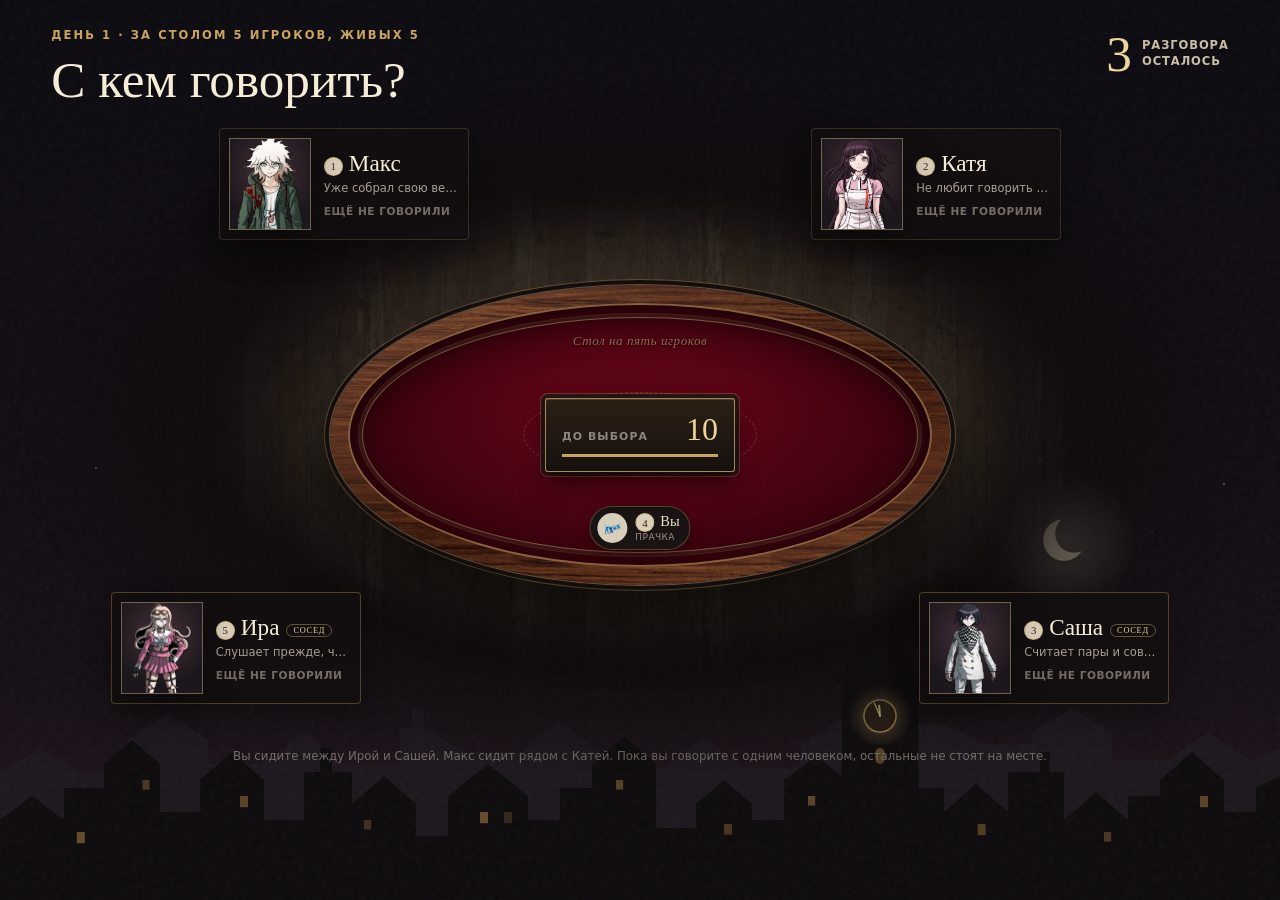
<file: tests/visual-town.html>
<!doctype html>
<html lang="ru">
<head>
  <meta charset="utf-8">
  <meta name="viewport" content="width=device-width, initial-scale=1">
  <base href="../">
  <title>Town visual fixture</title>
  <link rel="stylesheet" href="css/styles.css">
</head>
<body data-page="visual">
  <main id="app"></main>
  <script src="scenarios/demo.js"></script>
  <script src="scenarios/third.js"></script>
  <script src="js/roles.js"></script>
  <script src="js/engine.js"></script>
  <script src="js/game.js"></script>
  <script>
    const fixture = GameApp.mount(document.querySelector("#app"), location.search.includes("third") ? THIRD_SCENARIO : DEMO_SCENARIO, { autoStart: true });
    if (location.search.includes("ending") || location.search.includes("decision") || location.search.includes("vote")) {
      fixture.engine.wakeUp();
      [["max", [2,0]], ["sasha", [1,0]], ["katya", [1,0]]].forEach(([id, choices]) => {
        fixture.engine.startConversation(id);
        choices.forEach(index => fixture.engine.chooseChoice(index));
      });
      if (location.search.includes("ending")) {
        fixture.engine.approachAlly("max");
        fixture.engine.playerNominate("sasha");
        fixture.renderEnding(fixture.engine.endDay());
      } else if (location.search.includes("tally")) {
        fixture.engine.approachAlly("max");
        fixture.renderNominationResult(fixture.engine.playerNominate("sasha"));
      } else if (location.search.includes("vote")) {
        fixture.engine.approachAlly("max");
        fixture.renderDay();
      } else {
        fixture.renderDecision();
      }
    } else if (location.search.includes("role")) {
      // Keep the automatic role reveal on screen.
    } else if (location.search.includes("dialogue")) {
      fixture.engine.wakeUp();
      fixture.engine.startConversation("ira");
      fixture.renderDialogue();
    } else {
      fixture.engine.wakeUp();
      fixture.renderTown();
      fixture.clearTimer();
    }
  </script>
</body>
</html>
</file>
<file: css/styles.css>
:root {
  --night: #100d0e;
  --night-soft: #191416;
  --panel: #211a1b;
  --panel-light: #2b2222;
  --paper: #eadfc6;
  --paper-dim: #c9bda6;
  --ink: #f6edd9;
  --ink-dark: #211817;
  --red: #a13d42;
  --red-bright: #ca555a;
  --gold: #c9a45f;
  --gold-pale: #ecd59a;
  --line: rgba(236, 213, 154, 0.24);
  --shadow: 0 24px 70px rgba(0, 0, 0, 0.45);
  --serif: Georgia, "Times New Roman", serif;
  --sans: Inter, ui-sans-serif, system-ui, -apple-system, BlinkMacSystemFont, "Segoe UI", sans-serif;
}

* {
  box-sizing: border-box;
}

html {
  min-width: 320px;
  background: var(--night);
}

body {
  min-width: 320px;
  min-height: 100vh;
  margin: 0;
  color: var(--ink);
  background:
    radial-gradient(circle at 50% 32%, rgba(106, 48, 49, 0.18), transparent 38%),
    var(--night);
  font-family: var(--sans);
}

button,
input,
textarea,
select {
  font: inherit;
}

button,
a {
  -webkit-tap-highlight-color: transparent;
}

button:focus-visible,
a:focus-visible,
input:focus-visible,
textarea:focus-visible,
select:focus-visible {
  outline: 3px solid var(--gold-pale);
  outline-offset: 3px;
}

.is-hidden {
  display: none !important;
}

.app-shell,
.game-frame {
  min-height: 100vh;
  min-height: 100dvh;
}

.game-frame {
  position: relative;
  isolation: isolate;
  overflow: hidden;
}

/* Night town behind every screen: a faint sky glow above, the skyline along the bottom. */
.night-backdrop {
  position: fixed;
  inset: 0;
  z-index: -2;
  pointer-events: none;
  background:
    url("../assets/backdrop/night-town.svg") center bottom / max(100%, 1100px) auto no-repeat,
    linear-gradient(180deg, #0c0a10 0%, #120d13 55%, #1a1117 100%);
  opacity: 0.9;
}

.ambient-grain {
  position: fixed;
  inset: 0;
  z-index: -1;
  opacity: 0.12;
  pointer-events: none;
  background-image: url("data:image/svg+xml,%3Csvg viewBox='0 0 180 180' xmlns='http://www.w3.org/2000/svg'%3E%3Cfilter id='n'%3E%3CfeTurbulence type='fractalNoise' baseFrequency='.9' numOctaves='3' stitchTiles='stitch'/%3E%3C/filter%3E%3Crect width='100%25' height='100%25' filter='url(%23n)' opacity='.35'/%3E%3C/svg%3E");
}

.screen {
  min-height: 100vh;
  min-height: 100dvh;
  padding: clamp(24px, 4vw, 56px);
}

h1,
h2,
h3,
h4,
p,
blockquote {
  margin-top: 0;
}

h1,
h2,
h3 {
  font-family: var(--serif);
  font-weight: 500;
}

.eyebrow {
  margin-bottom: 10px;
  color: var(--gold);
  font-size: 0.72rem;
  font-weight: 800;
  letter-spacing: 0.18em;
  line-height: 1.35;
  text-transform: uppercase;
}

.button {
  display: inline-flex;
  min-height: 46px;
  align-items: center;
  justify-content: center;
  padding: 12px 22px;
  border: 1px solid transparent;
  border-radius: 3px;
  color: var(--ink);
  background: transparent;
  cursor: pointer;
  font-weight: 750;
  letter-spacing: 0.02em;
  text-align: center;
  text-decoration: none;
  transition: transform 150ms ease, background-color 150ms ease, border-color 150ms ease;
}

.button:hover {
  transform: translateY(-2px);
}

.button--primary {
  border-color: var(--red-bright);
  background: var(--red);
  box-shadow: 0 10px 28px rgba(112, 30, 35, 0.3);
}

.button--primary:hover {
  background: #b6474c;
}

.button--secondary {
  border-color: var(--line);
  background: rgba(255, 255, 255, 0.04);
}

.button--secondary:hover,
.button--quiet:hover {
  border-color: rgba(236, 213, 154, 0.55);
  background: rgba(255, 255, 255, 0.07);
}

.button--quiet {
  border-color: rgba(255, 255, 255, 0.1);
  color: var(--paper-dim);
}

.button--large {
  min-width: 210px;
  min-height: 54px;
  font-size: 1.02rem;
}

/* Start */

.start-screen {
  position: relative;
  display: grid;
  place-items: center;
  overflow: hidden;
  text-align: center;
}

.start-screen::before {
  position: absolute;
  top: 0;
  left: 50%;
  width: 1px;
  height: 18vh;
  background: linear-gradient(var(--gold), transparent);
  content: "";
  opacity: 0.5;
}

.curtain {
  position: absolute;
  top: 0;
  bottom: 0;
  width: min(17vw, 250px);
  z-index: -1;
  background: repeating-linear-gradient(90deg, #381519 0, #551e23 32%, #2b1114 66%, #46191e 100%);
  box-shadow: inset 0 0 60px #16090b;
  opacity: 0.8;
}

.curtain--left {
  left: 0;
  border-right: 1px solid rgba(202, 85, 90, 0.25);
}

.curtain--right {
  right: 0;
  border-left: 1px solid rgba(202, 85, 90, 0.25);
}

.start-card {
  width: min(920px, calc(100vw - 48px));
  padding: 32px 48px 38px;
  border: 1px solid var(--line);
  background: rgba(18, 14, 15, 0.88);
  box-shadow: var(--shadow);
}

.start-card h1 {
  margin-bottom: 10px;
  font-size: clamp(3rem, 7vw, 6.8rem);
  line-height: 0.9;
  letter-spacing: -0.055em;
}

.scenario-selector {
  display: grid;
  margin: 22px 0 20px;
  grid-template-columns: repeat(3, minmax(0, 1fr));
  gap: 10px;
  text-align: left;
}

.scenario-option {
  position: relative;
  display: flex;
  flex-direction: column;
  min-height: 142px;
  padding: 17px 18px 15px;
  border: 1px solid rgba(255, 255, 255, 0.12);
  color: var(--paper);
  background: rgba(255, 255, 255, 0.025);
  cursor: pointer;
  text-align: left;
  transition: border-color 150ms ease, background-color 150ms ease, transform 150ms ease;
}

.scenario-option:hover {
  border-color: rgba(201, 164, 95, 0.65);
  transform: translateY(-2px);
}

.scenario-option.is-selected {
  border-color: var(--gold);
  background: rgba(201, 164, 95, 0.09);
  box-shadow: inset 0 0 0 1px rgba(201, 164, 95, 0.12);
}

.scenario-option.is-selected::after {
  position: absolute;
  top: 13px;
  right: 14px;
  color: var(--gold-pale);
  content: "✓";
}

.scenario-option.is-random::before {
  position: absolute;
  top: 14px;
  right: 38px;
  color: #a99a79;
  content: "случайно";
  font-size: 0.52rem;
  font-weight: 800;
  letter-spacing: 0.08em;
  text-transform: uppercase;
}

.scenario-option > span,
.scenario-option > strong,
.scenario-option > small {
  display: block;
}

.scenario-option > span {
  margin-bottom: 5px;
  color: var(--gold);
  font-size: 0.64rem;
  font-weight: 850;
  letter-spacing: 0.12em;
  text-transform: uppercase;
}

.scenario-option > strong {
  padding-right: 22px;
  font-family: var(--serif);
  font-size: 1.35rem;
  font-weight: 500;
}

.scenario-option > p {
  margin: 7px 0 12px;
  color: #9e958e;
  font-size: 0.76rem;
  line-height: 1.4;
}

.scenario-option > small {
  margin-top: auto;
  color: #6f6763;
  font-size: 0.62rem;
  font-weight: 750;
  letter-spacing: 0.08em;
  text-transform: uppercase;
}

.random-scenario-button {
  display: inline-flex;
  margin: -8px auto 18px;
  align-items: center;
  gap: 7px;
  padding: 8px 11px;
  border: 0;
  color: #a79c91;
  background: transparent;
  cursor: pointer;
  font-size: 0.7rem;
  font-weight: 750;
  letter-spacing: 0.04em;
}

.random-scenario-button:hover {
  color: var(--gold-pale);
}

.random-scenario-button span {
  display: inline-block;
  color: var(--gold);
  font-size: 1.1rem;
}

.random-scenario-button.is-rolling span {
  animation: dice-roll 420ms linear infinite;
}

/* The roll: cards light up in turn, the selection tick hides until the draw lands. */
.scenario-selector.is-rolling .scenario-option.is-selected {
  border-color: rgba(255, 255, 255, 0.12);
  background: rgba(255, 255, 255, 0.025);
  box-shadow: none;
}

.scenario-selector.is-rolling .scenario-option::before,
.scenario-selector.is-rolling .scenario-option::after {
  visibility: hidden;
}

.scenario-selector .scenario-option.is-roll-hit {
  border-color: var(--gold-pale);
  background: rgba(201, 164, 95, 0.14);
  transition: none;
}

.scenario-option.is-landed {
  animation: scenario-landed 650ms ease-out;
}

/* Short laptop screens: keep «Играть» above the fold. */
@media (min-width: 761px) and (max-height: 820px) {
  .start-card {
    padding-top: 22px;
    padding-bottom: 26px;
  }

  .start-card .clock-sigil {
    width: 88px;
    height: 88px;
    margin: 4px auto 12px;
  }

  .start-card h1 {
    font-size: clamp(2.6rem, 9vh, 5rem);
  }

  .scenario-selector {
    margin: 16px 0 14px;
  }

  .start-card .start-premise {
    margin-bottom: 14px;
  }
}

@keyframes dice-roll {
  to { transform: rotate(360deg); }
}

@keyframes scenario-landed {
  0% { box-shadow: 0 0 0 0 rgba(236, 213, 154, 0.75); transform: scale(1.035); }
  100% { box-shadow: 0 0 0 14px rgba(236, 213, 154, 0); transform: scale(1); }
}

.clock-sigil {
  position: relative;
  width: 132px;
  height: 132px;
  margin: 8px auto 22px;
  border-radius: 50%;
  box-shadow: 0 0 0 1px rgba(201, 164, 95, 0.18), 0 14px 38px rgba(0, 0, 0, 0.55), 0 0 60px rgba(201, 164, 95, 0.08);
}

.clock-sigil svg {
  display: block;
  width: 100%;
  height: 100%;
  overflow: visible;
}

.clock-face__bezel {
  fill: #2a1f14;
  stroke: var(--gold);
  stroke-width: 2.5;
}

.clock-face__dial {
  fill: #1a1312;
  stroke: rgba(236, 213, 154, 0.55);
  stroke-width: 1;
}

.clock-face__ring {
  fill: none;
  stroke: rgba(201, 164, 95, 0.45);
  stroke-width: 0.8;
}

.clock-face__tick {
  stroke: rgba(236, 213, 154, 0.55);
  stroke-width: 1;
}

.clock-face__hour-tick {
  stroke: var(--gold-pale);
  stroke-width: 2.6;
}

.clock-face__numerals text {
  fill: var(--gold-pale);
  font-family: var(--serif);
  font-size: 13px;
  letter-spacing: -0.04em;
  dominant-baseline: central;
  text-anchor: middle;
}

.clock-face__inner {
  fill: none;
  stroke: rgba(201, 164, 95, 0.28);
  stroke-dasharray: 2 3;
}

.clock-face__rose {
  fill: rgba(201, 164, 95, 0.1);
  stroke: rgba(201, 164, 95, 0.3);
  stroke-width: 0.8;
}

.clock-face__hand path {
  fill: var(--gold-pale);
  stroke: #4a3620;
  stroke-width: 0.8;
}

.clock-face__cut {
  fill: #1a1312;
}

.clock-face__second {
  transform-origin: 100px 100px;
  animation: clock-second 60s steps(60) infinite;
}

.clock-face__second line {
  stroke: var(--red-bright);
  stroke-width: 1.2;
}

.clock-face__second circle,
.clock-face__boss {
  fill: var(--red-bright);
}

.clock-face__boss {
  fill: var(--gold);
  stroke: #4a3620;
}

.clock-face__pin {
  fill: #1a1312;
}

@keyframes clock-second {
  to { transform: rotate(360deg); }
}

.start-subtitle {
  margin-bottom: 18px;
  color: var(--paper-dim);
  font-family: var(--serif);
  font-size: 1.2rem;
  font-style: italic;
}

.start-premise {
  max-width: 480px;
  margin: 0 auto 28px;
  color: #aaa096;
  line-height: 1.65;
}

.start-actions,
.ending-actions {
  display: flex;
  align-items: center;
  justify-content: center;
  gap: 12px;
}

.debug-toggle {
  display: inline-flex;
  margin-top: 20px;
  align-items: center;
  gap: 8px;
  color: #847c75;
  cursor: pointer;
  font-size: 0.78rem;
}

.debug-toggle input {
  accent-color: var(--red);
}

/* Role reveal */

.role-screen {
  display: grid;
  place-items: center;
  background:
    linear-gradient(rgba(11, 9, 10, 0.62), rgba(11, 9, 10, 0.92)),
    repeating-linear-gradient(90deg, transparent 0 63px, rgba(201, 164, 95, 0.04) 64px 65px);
}

.role-card {
  position: relative;
  width: min(700px, 100%);
  padding: 34px clamp(28px, 5vw, 72px) 40px;
  border: 1px solid rgba(201, 164, 95, 0.45);
  background: #181314;
  box-shadow: var(--shadow);
  text-align: center;
}

.role-card--visual {
  width: min(1120px, 100%);
  padding: 24px;
  text-align: left;
}

.role-card__layout {
  display: grid;
}

.role-card--visual .role-card__layout {
  grid-template-columns: minmax(340px, 0.9fr) minmax(430px, 1.1fr);
  align-items: center;
  gap: clamp(24px, 4vw, 54px);
}

.role-card__copy {
  text-align: center;
}

.night-vision {
  position: sticky;
  top: 24px;
  display: grid;
  align-self: start;
  gap: 10px;
  padding: 12px;
  border: 1px solid rgba(201, 164, 95, 0.38);
  background: #f3f1ec;
  box-shadow: inset 0 0 42px rgba(60, 46, 32, 0.12), var(--shadow);
}

/* The photo and its tokens share one box locked to the photo's own proportions,
   so percentage coordinates always land on the same point of the palm. */
.night-photo {
  position: relative;
  width: 100%;
  aspect-ratio: 3 / 2;
  overflow: hidden;
  container-type: inline-size;
}

.night-photo::after {
  position: absolute;
  inset: 0;
  z-index: 1;
  background: radial-gradient(ellipse at 50% 42%, transparent 55%, rgba(58, 42, 28, 0.14));
  content: "";
  pointer-events: none;
}

.night-hand {
  position: absolute;
  inset: 0;
  width: 100%;
  height: 100%;
  object-fit: fill;
}

.shown-token {
  position: absolute;
  top: 37.1%;
  left: 50.6%;
  z-index: 3;
  display: grid;
  width: 16.5%;
  aspect-ratio: 1;
  border: 0.55cqw solid #c8b796;
  border-radius: 50%;
  place-items: center;
  background: radial-gradient(circle at 40% 35%, #efe6d2, #d6cab0 70%);
  box-shadow: 0 1.6cqw 3cqw rgba(38, 21, 14, 0.4), inset 0 0 0 0.5cqw rgba(255, 255, 255, 0.25);
  transform: translate(-50%, -50%) rotate(-4deg);
}

.shown-token img {
  width: 85%;
  height: 85%;
  object-fit: contain;
}

.shown-token span {
  display: none;
  position: absolute;
  bottom: -30px;
  padding: 4px 9px;
  color: var(--gold-pale);
  background: rgba(3, 6, 9, 0.9);
  font-family: var(--serif);
  font-size: 0.78rem;
  white-space: nowrap;
}

.number-token {
  position: absolute;
  z-index: 3;
  display: grid;
  width: 8.6%;
  aspect-ratio: 1;
  border: 0.4cqw solid #c8b796;
  border-radius: 50%;
  place-items: center;
  background: radial-gradient(circle at 40% 35%, #efe6d2, #d6cab0 70%);
  box-shadow: 0 1cqw 2cqw rgba(38, 21, 14, 0.34);
  color: #4a2a1c;
  font-family: var(--serif);
  font-size: 4.4cqw;
  line-height: 1;
  transform: translate(-50%, -50%) rotate(var(--token-rotate, 0deg));
}

.seat__number,
.seat-number {
  display: inline-grid;
  width: 19px;
  height: 19px;
  margin-right: 6px;
  border: 1px solid rgba(201, 164, 95, 0.55);
  border-radius: 50%;
  place-items: center;
  background: #d9cfb9;
  color: #3c2418;
  font-family: var(--serif);
  font-size: 0.68rem;
  font-style: normal;
  vertical-align: middle;
}

.night-name-tags {
  display: flex;
  align-items: center;
  justify-content: center;
  gap: 10px;
}

.night-name-tags span {
  display: inline-flex;
  min-width: 88px;
  padding: 7px 12px;
  align-items: center;
  justify-content: center;
  gap: 7px;
  border: 1px solid rgba(201, 164, 95, 0.6);
  color: var(--paper);
  background: rgba(24, 18, 16, 0.88);
  font-family: var(--serif);
  text-align: center;
}

.night-name-tags span i {
  display: grid;
  width: 18px;
  height: 18px;
  border-radius: 50%;
  place-items: center;
  background: #d9cfb9;
  color: #3c2418;
  font-size: 0.7rem;
  font-style: normal;
}

.night-name-tags i {
  color: var(--red-bright);
  font-family: var(--serif);
  font-size: 1.35rem;
  font-style: normal;
}

.night-vision > p {
  margin: 0;
  color: #5a5049;
  font-family: var(--serif);
  font-size: 0.78rem;
  font-style: italic;
  text-align: center;
}

.role-task {
  margin: 0 0 14px;
  padding: 10px 13px;
  border-left: 2px solid var(--gold);
  background: rgba(201, 164, 95, 0.08);
  font-size: 0.86rem;
  line-height: 1.5;
}

.role-task b {
  display: block;
  color: var(--gold-pale);
  font-family: var(--serif);
  font-size: 0.6rem;
  font-weight: 700;
  letter-spacing: 0.14em;
  text-transform: uppercase;
}

.seat-map {
  width: 100%;
  max-width: 400px;
  margin: 6px auto 18px;
}

.seat-map__board {
  position: relative;
  width: 100%;
  aspect-ratio: 16 / 11;
}

/* A miniature of the town-screen table: wooden rim, red cloth, brass inlay. */
.seat-map__surface {
  position: absolute;
  top: 50%;
  left: 50%;
  display: grid;
  width: 48%;
  height: 38%;
  border: 7px solid transparent;
  border-radius: 50%;
  place-items: center;
  background:
    radial-gradient(ellipse at 50% 42%, transparent 25%, rgba(0, 0, 0, 0.6) 100%) padding-box,
    linear-gradient(rgba(34, 6, 10, 0.5), rgba(34, 6, 10, 0.5)) padding-box,
    url("../assets/table/table-cloth.jpg") center / 90px padding-box,
    url("../assets/table/table-rim-wood.jpg") center / 140px border-box;
  box-shadow: inset 0 0 0 1px rgba(201, 164, 95, 0.55), inset 0 4px 16px rgba(0, 0, 0, 0.7), 0 0 0 1px rgba(236, 213, 154, 0.3), 0 14px 26px rgba(0, 0, 0, 0.55);
  transform: translate(-50%, -50%);
}

.seat-map__surface span {
  padding: 0 8px;
  color: rgba(236, 213, 154, 0.55);
  font-family: var(--serif);
  font-size: 0.62rem;
  font-style: italic;
  text-align: center;
  text-shadow: 0 1px 2px rgba(0, 0, 0, 0.8);
}

.seat-map__seats {
  margin: 0;
  padding: 0;
  list-style: none;
}

/* Each seat is a Storyteller number token with the name tucked under it. */
.seat-map .seat {
  position: absolute;
  display: grid;
  justify-items: center;
  gap: 2px;
  transform: translate(-50%, -50%);
  white-space: nowrap;
}

.seat-map .seat__number {
  width: 30px;
  height: 30px;
  margin: 0;
  border: 2px solid #c8b796;
  background: radial-gradient(circle at 40% 35%, #efe6d2, #d6cab0 70%);
  box-shadow: 0 4px 10px rgba(0, 0, 0, 0.5);
  font-size: 0.95rem;
}

.seat-map .seat__name {
  padding: 1px 8px;
  border: 1px solid rgba(201, 164, 95, 0.25);
  border-radius: 999px;
  color: var(--paper);
  background: rgba(20, 15, 16, 0.92);
  font-family: var(--serif);
  font-size: 0.76rem;
  line-height: 1.35;
}

.seat-map .seat small {
  color: #9c9087;
  font-size: 0.5rem;
  letter-spacing: 0.08em;
  line-height: 1;
  text-transform: uppercase;
}

.seat-map .seat.is-neighbour .seat__name {
  border-color: rgba(201, 164, 95, 0.55);
}

.seat-map .seat.is-player .seat__number {
  border-color: var(--gold);
  box-shadow: 0 0 0 3px rgba(201, 164, 95, 0.25), 0 0 16px rgba(236, 213, 154, 0.35), 0 4px 10px rgba(0, 0, 0, 0.5);
}

.seat-map .seat.is-player .seat__name {
  border-color: var(--gold);
  color: var(--gold-pale);
  background: #3a2418;
}

.seat-map .seat.is-player small {
  color: var(--gold);
}

.seat-map .seat.is-dead .seat__number {
  border-color: #6f6a6c;
  background: #8d8789;
  color: #2a2628;
  filter: grayscale(1);
}

.seat-map .seat.is-dead .seat__name {
  color: #a9a4a6;
  text-decoration: line-through rgba(202, 85, 90, 0.7);
}

.seat-map figcaption {
  margin-top: 4px;
  color: #9c9087;
  font-size: 0.68rem;
  line-height: 1.45;
  text-align: center;
}

.asset-credit {
  display: block;
  margin-top: 12px;
  color: #5f5b59;
  font-size: 0.58rem;
  letter-spacing: 0.04em;
  text-align: right;
}

.role-card::before,
.role-card::after {
  position: absolute;
  width: 46px;
  height: 46px;
  border-color: var(--gold);
  content: "";
  opacity: 0.65;
}

.role-card::before {
  top: 12px;
  left: 12px;
  border-top: 1px solid;
  border-left: 1px solid;
}

.role-card::after {
  right: 12px;
  bottom: 12px;
  border-right: 1px solid;
  border-bottom: 1px solid;
}

.role-icon {
  display: grid;
  width: 66px;
  height: 66px;
  margin: 0 auto 10px;
  border: 1px solid var(--gold);
  border-radius: 50%;
  place-items: center;
  color: var(--gold-pale);
  font-size: 2rem;
}

.role-icon img {
  width: 54px;
  height: 54px;
  object-fit: contain;
}

.role-prefix {
  margin: 0;
  color: #8f8580;
  font-size: 0.78rem;
  letter-spacing: 0.12em;
  text-transform: uppercase;
}

.role-card h1 {
  margin-bottom: 8px;
  font-size: clamp(2.8rem, 7vw, 5.4rem);
  line-height: 1;
}

.role-card--visual h1 {
  font-size: clamp(2.6rem, 4vw, 4.2rem);
}

.role-card--visual .role-description {
  font-size: 0.9rem;
}

.role-card--visual .night-information {
  padding: 16px 18px;
}

.team-badge {
  display: inline-block;
  margin-bottom: 16px;
  padding: 4px 12px;
  border: 1px solid rgba(94, 151, 181, 0.55);
  border-radius: 99px;
  color: #a9d7ef;
  font-size: 0.72rem;
  font-weight: 800;
  letter-spacing: 0.1em;
  text-transform: uppercase;
}

.role-description {
  max-width: 530px;
  margin: 0 auto 22px;
  color: var(--paper-dim);
  line-height: 1.55;
}

.night-information {
  margin: 0 auto 26px;
  padding: 20px 24px;
  border: 1px solid var(--line);
  background: rgba(234, 223, 198, 0.05);
}

.night-information > p:not(.eyebrow) {
  margin-bottom: 14px;
  font-family: var(--serif);
  font-size: 1.12rem;
}

.suspect-pair {
  display: flex;
  align-items: center;
  justify-content: center;
  gap: 15px;
}

.suspect-pair span i {
  display: inline-grid;
  width: 19px;
  height: 19px;
  margin-right: 7px;
  border-radius: 50%;
  place-items: center;
  background: var(--gold);
  color: #241611;
  font-size: 0.7rem;
  font-style: normal;
  vertical-align: middle;
}

.suspect-pair span {
  min-width: 120px;
  padding: 9px 16px;
  border-bottom: 1px solid var(--red-bright);
  color: white;
  font-family: var(--serif);
  font-size: 1.35rem;
}

.suspect-pair b {
  color: #736a64;
  font-size: 0.72rem;
  font-weight: 600;
  text-transform: uppercase;
}

.night-information small {
  display: block;
  margin-top: 16px;
  color: #8f8580;
  line-height: 1.4;
}

/* Portraits */

.portrait-frame {
  position: relative;
  display: block;
  overflow: hidden;
  border: 1px solid rgba(236, 213, 154, 0.35);
  background: #302426;
  box-shadow: 0 16px 36px rgba(0, 0, 0, 0.34);
}

.portrait-frame img,
.portrait-fallback {
  position: absolute;
  inset: 0;
  width: 100%;
  height: 100%;
}

.portrait-frame img {
  z-index: 1;
  object-fit: cover;
  transition: opacity 180ms ease;
}

.portrait-frame img[src*="/vn/"] {
  object-fit: contain;
  object-position: center bottom;
  background: radial-gradient(circle at 50% 35%, #443037, #1c171c 72%);
}

.portrait-frame img.is-broken {
  display: none;
}

.portrait-fallback {
  display: grid;
  place-items: center;
  color: var(--gold-pale);
  font-family: var(--serif);
  font-size: 2rem;
}

/* Town */

.town-screen {
  display: flex;
  max-width: 1440px;
  margin: 0 auto;
  flex-direction: column;
  padding-top: 28px;
  padding-bottom: 22px;
}

.town-header {
  display: flex;
  min-height: 72px;
  align-items: flex-start;
  justify-content: space-between;
}

.town-header h1 {
  margin: 0;
  font-size: clamp(2rem, 4vw, 3.7rem);
  line-height: 1;
}

.conversation-counter {
  display: flex;
  align-items: center;
  gap: 10px;
  color: var(--paper-dim);
}

.conversation-counter strong {
  color: var(--gold-pale);
  font-family: var(--serif);
  font-size: 3.2rem;
  font-weight: 400;
  line-height: 1;
}

.conversation-counter span {
  font-size: 0.72rem;
  font-weight: 700;
  letter-spacing: 0.08em;
  line-height: 1.35;
  text-transform: uppercase;
}

.town-stage {
  position: relative;
  width: min(1080px, 100%);
  height: auto;
  min-height: 500px;
  max-height: 640px;
  margin: 4px auto 0;
  flex: 1 1 auto;
  isolation: isolate;
}

/* Lamp light over the table and a dark plank floor fading into the room. */
.town-stage::before {
  position: absolute;
  inset: -4% -8%;
  z-index: -1;
  border-radius: 50%;
  background:
    radial-gradient(ellipse 48% 46% at 50% 48%, rgba(236, 190, 120, 0.16), rgba(236, 190, 120, 0.04) 60%, transparent 75%),
    radial-gradient(ellipse 50% 50% at 50% 50%, rgba(12, 8, 8, 0.55), rgba(12, 8, 8, 0.96) 70%, var(--night) 100%),
    url("../assets/table/floor-planks.jpg") center / 340px;
  filter: saturate(0.7);
  -webkit-mask-image: radial-gradient(ellipse 50% 50% at 50% 50%, #000 55%, transparent 100%);
  mask-image: radial-gradient(ellipse 50% 50% at 50% 50%, #000 55%, transparent 100%);
  content: "";
}

.town-table {
  position: absolute;
  top: 50%;
  left: 50%;
  display: grid;
  width: min(60%, 620px);
  height: 300px;
  border: 18px solid transparent;
  border-radius: 50%;
  place-items: center;
  background:
    radial-gradient(ellipse at 50% 42%, rgba(0, 0, 0, 0) 25%, rgba(0, 0, 0, 0.62) 100%) padding-box,
    linear-gradient(rgba(34, 6, 10, 0.5), rgba(34, 6, 10, 0.5)) padding-box,
    url("../assets/table/table-cloth.jpg") center / 180px padding-box,
    linear-gradient(160deg, rgba(255, 220, 170, 0.18), rgba(0, 0, 0, 0.35) 55%, rgba(255, 220, 170, 0.1)) border-box,
    url("../assets/table/table-rim-wood.jpg") center / 260px border-box;
  box-shadow:
    inset 0 0 0 2px rgba(201, 164, 95, 0.6),
    inset 0 10px 40px rgba(0, 0, 0, 0.75),
    0 0 0 1px rgba(236, 213, 154, 0.35),
    0 0 0 5px #140d0d,
    0 0 0 6px rgba(201, 164, 95, 0.3),
    0 36px 60px rgba(0, 0, 0, 0.7),
    0 0 120px rgba(236, 190, 120, 0.08);
  transform: translate(-50%, -48%);
}

/* Brass inlay and the Storyteller's circle on the cloth. */
.town-table::after {
  position: absolute;
  inset: 14px;
  border: 1px solid rgba(236, 213, 154, 0.38);
  border-radius: inherit;
  box-shadow: 0 0 0 3px rgba(20, 10, 10, 0.35), 0 0 0 4px rgba(201, 164, 95, 0.16);
  content: "";
}

.town-table::before {
  position: absolute;
  inset: 34% 30%;
  border: 1px dashed rgba(236, 213, 154, 0.2);
  border-radius: inherit;
  content: "";
}

.town-table > span {
  position: absolute;
  top: 30px;
  color: rgba(236, 213, 154, 0.5);
  font-family: var(--serif);
  font-size: 0.82rem;
  font-style: italic;
  letter-spacing: 0.04em;
  text-shadow: 0 1px 2px rgba(0, 0, 0, 0.8);
}

.town-player-seat {
  position: absolute;
  bottom: 17px;
  left: 50%;
  z-index: 2;
  display: flex;
  align-items: center;
  gap: 8px;
  padding: 6px 10px 6px 7px;
  border: 1px solid rgba(201, 164, 95, 0.32);
  border-radius: 999px;
  color: var(--paper);
  background: #1a1314;
  box-shadow: 0 6px 16px rgba(0, 0, 0, 0.28);
  transform: translateX(-50%);
}

.town-player-seat__icon {
  display: grid;
  width: 30px;
  height: 30px;
  flex: 0 0 30px;
  overflow: hidden;
  border-radius: 50%;
  place-items: center;
  background: #d8cfbb;
}

.town-player-seat__icon img {
  width: 26px;
  height: 26px;
  object-fit: contain;
}

.town-player-seat strong,
.town-player-seat small {
  display: block;
  white-space: nowrap;
}

.town-player-seat strong {
  font-family: var(--serif);
  font-size: 0.9rem;
  font-weight: 500;
}

.town-player-seat small {
  color: #9c9087;
  font-size: 0.56rem;
  letter-spacing: 0.05em;
  text-transform: uppercase;
}

.town-character {
  position: absolute;
  z-index: 2;
  display: flex;
  width: 250px;
  align-items: center;
  gap: 13px;
  padding: 9px;
  border: 1px solid rgba(201, 164, 95, 0.2);
  border-radius: 4px;
  color: var(--ink);
  background: rgba(20, 15, 16, 0.94);
  box-shadow: 0 14px 30px rgba(0, 0, 0, 0.27);
  cursor: pointer;
  text-align: left;
  transition: transform 150ms ease, border-color 150ms ease, background-color 150ms ease;
}

.town-character:hover {
  border-color: rgba(201, 164, 95, 0.58);
  background: #261c1e;
  box-shadow: 0 18px 34px rgba(0, 0, 0, 0.42), inset 3px 0 var(--gold);
  transform: translateY(-4px);
}

.town-character:focus-visible {
  border-color: var(--gold-pale);
  box-shadow: inset 3px 0 var(--gold-pale), 0 18px 34px rgba(0, 0, 0, 0.42);
}

.town-character--0 {
  bottom: 7%;
  left: 1%;
}

.town-character--1 {
  top: 3%;
  left: 11%;
}

.town-character--2 {
  top: 3%;
  right: 11%;
}

.town-character--3 {
  bottom: 7%;
  right: 1%;
}

.town-character.is-neighbour {
  border-color: rgba(201, 164, 95, 0.34);
}

.town-character.is-dead {
  border-color: rgba(177, 183, 195, 0.24);
  background: rgba(20, 21, 26, 0.92);
}

.town-character.is-dead .portrait-frame {
  filter: saturate(0.45);
}

.seat.is-dead small { color: #c2a3a7; }

.seat-tag {
  margin-left: 7px;
  padding: 1px 6px;
  border: 1px solid rgba(201, 164, 95, 0.45);
  border-radius: 999px;
  color: var(--gold-pale);
  font-size: 0.52rem;
  font-style: normal;
  letter-spacing: 0.09em;
  text-transform: uppercase;
  vertical-align: middle;
}

.town-character:nth-of-type(n+5) {
  position: relative;
}

.portrait-frame--town {
  width: 82px;
  height: 92px;
  flex: 0 0 82px;
}

.town-character__copy {
  min-width: 0;
}

.town-character__copy strong,
.town-character__copy small,
.town-character__copy em {
  display: block;
}

.town-character__copy strong {
  margin-bottom: 4px;
  font-family: var(--serif);
  font-size: 1.45rem;
  font-weight: 500;
}

.town-character__copy small {
  overflow: hidden;
  margin-bottom: 9px;
  color: #a89e95;
  font-size: 0.72rem;
  line-height: 1.3;
  text-overflow: ellipsis;
  white-space: nowrap;
}

.spoken-status {
  color: #766d67;
  font-size: 0.66rem;
  font-style: normal;
  font-weight: 700;
  letter-spacing: 0.05em;
  text-transform: uppercase;
}

.spoken-status.is-spoken {
  color: var(--gold);
}

.choice-timer {
  position: absolute;
  top: 51%;
  left: 50%;
  z-index: 3;
  width: 190px;
  padding: 14px 16px;
  border: 1px solid rgba(236, 213, 154, 0.6);
  border-radius: 3px;
  background: linear-gradient(180deg, #2c2016, #16100d);
  box-shadow: 0 12px 25px rgba(0, 0, 0, 0.5), 0 0 0 4px rgba(14, 10, 11, 0.75), 0 0 0 5px rgba(201, 164, 95, 0.3), inset 0 1px rgba(255, 230, 180, 0.15);
  transform: translate(-50%, -50%);
}

.choice-timer__top {
  display: flex;
  margin-bottom: 9px;
  align-items: baseline;
  justify-content: space-between;
}

.choice-timer__top span {
  color: #8e8580;
  font-size: 0.68rem;
  font-weight: 800;
  letter-spacing: 0.1em;
  text-transform: uppercase;
}

.choice-timer__top strong {
  color: var(--gold-pale);
  font-family: var(--serif);
  font-size: 2rem;
  font-weight: 400;
  line-height: 1;
}

.choice-timer__track {
  height: 3px;
  overflow: hidden;
  background: rgba(255, 255, 255, 0.1);
}

.choice-timer__track i {
  display: block;
  width: 100%;
  height: 100%;
  background: var(--gold);
}

.choice-timer.is-urgent {
  border-color: var(--red-bright);
  animation: urgent-pulse 700ms ease-in-out infinite alternate;
}

.choice-timer.is-urgent .choice-timer__top strong,
.choice-timer.is-urgent .choice-timer__top span {
  color: #ff8a8e;
}

.choice-timer.is-urgent .choice-timer__track i {
  background: var(--red-bright);
}

.town-hint {
  margin: 0;
  color: #756d67;
  font-size: 0.74rem;
  text-align: center;
}

/* Dialogue */

.dialogue-screen {
  display: flex;
  max-width: 1380px;
  margin: 0 auto;
  flex-direction: column;
}

.scene-header {
  display: flex;
  min-height: 44px;
  align-items: center;
  justify-content: space-between;
  border-bottom: 1px solid var(--line);
}

.scene-header .eyebrow {
  margin: 0;
}

.scene-location {
  color: #7c736d;
  font-family: var(--serif);
  font-size: 0.9rem;
  font-style: italic;
}

.dialogue-layout {
  display: grid;
  min-height: calc(100vh - 140px);
  min-height: calc(100dvh - 140px);
  grid-template-columns: minmax(320px, 0.85fr) minmax(480px, 1.15fr);
  align-items: center;
  gap: clamp(36px, 7vw, 100px);
}

.dialogue-character {
  align-self: end;
  animation: portrait-in 260ms ease-out;
}

.dialogue-character .portrait-frame {
  border-color: rgba(201, 164, 95, 0.48);
  box-shadow: 12px 12px 0 rgba(201, 164, 95, 0.06), 0 26px 50px rgba(0, 0, 0, 0.42);
}

.dialogue-character > p {
  margin: 12px 0 24px;
  color: #817872;
  font-family: var(--serif);
  font-style: italic;
  text-align: center;
}

.portrait-frame--dialogue {
  width: min(100%, 410px);
  aspect-ratio: 4 / 5;
  margin: 0 auto;
  border-bottom: 0;
}

.dialogue-panel {
  position: relative;
  padding: clamp(24px, 4vw, 48px);
  border-top: 1px solid rgba(201, 164, 95, 0.48);
  border-bottom: 1px solid rgba(201, 164, 95, 0.22);
  background: rgba(30, 24, 25, 0.9);
  box-shadow: 0 24px 54px rgba(0, 0, 0, 0.24);
  animation: dialogue-in 200ms ease-out;
}

.dialogue-panel::before {
  position: absolute;
  top: -5px;
  left: 0;
  width: 9px;
  height: 9px;
  border: 1px solid var(--gold);
  background: var(--night);
  content: "";
  transform: rotate(45deg);
}

.approach-note {
  margin: -10px 0 22px;
  padding: 10px 14px;
  border-left: 2px solid var(--red-bright);
  color: var(--paper-dim);
  background: rgba(161, 61, 66, 0.1);
  font-family: var(--serif);
  font-style: italic;
  line-height: 1.45;
}

.speaker-line {
  display: flex;
  align-items: center;
  gap: 12px;
}

.speaker-line strong {
  color: var(--gold-pale);
  font-family: var(--serif);
  font-size: 1.5rem;
  font-weight: 500;
}

.speaker-line span {
  padding: 3px 8px;
  border: 1px solid rgba(255, 255, 255, 0.1);
  border-radius: 99px;
  color: #756d67;
  font-size: 0.62rem;
  letter-spacing: 0.09em;
  text-transform: uppercase;
}

.dialogue-panel blockquote {
  min-height: 90px;
  margin: 18px 0 30px;
  color: white;
  font-family: var(--serif);
  font-size: clamp(1.35rem, 2.4vw, 2rem);
  line-height: 1.42;
}

.dialogue-choices {
  display: grid;
  gap: 9px;
}

.dialogue-choice {
  display: grid;
  width: 100%;
  grid-template-columns: 34px 1fr;
  align-items: center;
  padding: 13px 16px;
  border: 1px solid rgba(255, 255, 255, 0.11);
  color: var(--paper);
  background: #181314;
  cursor: pointer;
  text-align: left;
  transition: border-color 140ms ease, transform 140ms ease, background-color 140ms ease;
}

.dialogue-choice:hover {
  border-color: var(--gold);
  background: #251c1d;
  box-shadow: inset 3px 0 var(--gold);
  transform: translateX(5px);
}

.dialogue-choice:focus-visible {
  border-color: var(--gold-pale);
  box-shadow: inset 3px 0 var(--gold-pale);
}

.dialogue-choice span {
  color: #726966;
  font-family: var(--serif);
  font-size: 0.75rem;
}

.dialogue-choice strong {
  font-size: 0.92rem;
  font-weight: 600;
  line-height: 1.4;
}

/* Events */

.event-screen {
  display: grid;
  place-items: center;
}

.event-wrap {
  width: min(760px, 100%);
  text-align: center;
}

.event-kicker {
  margin-bottom: 4px;
  color: var(--red-bright);
  font-family: var(--serif);
  font-size: 1.3rem;
  font-style: italic;
}

.event-wrap > h1 {
  margin-bottom: 30px;
  font-size: clamp(2.5rem, 6vw, 4.8rem);
  line-height: 1;
}

.event-list {
  display: grid;
  margin-bottom: 26px;
  gap: 12px;
  text-align: left;
}

.event-card {
  display: grid;
  grid-template-columns: auto 1fr;
  align-items: center;
  gap: 20px;
  padding: 18px 22px;
  border: 1px solid var(--line);
  background: rgba(33, 26, 27, 0.78);
  animation: dialogue-in 220ms ease-out;
}

.event-card p:last-child {
  margin: 0;
  color: var(--paper);
  font-family: var(--serif);
  font-size: 1.12rem;
  line-height: 1.5;
}

.event-faces {
  display: flex;
  padding-left: 16px;
}

.portrait-frame--event {
  width: 58px;
  height: 68px;
  margin-left: -16px;
  border-radius: 50% 50% 44% 44%;
}

.event-mark {
  display: grid;
  width: 56px;
  height: 56px;
  border: 1px solid var(--gold);
  border-radius: 50%;
  place-items: center;
  color: var(--gold);
}

/* Nomination */

.nomination-screen {
  max-width: 1340px;
  margin: 0 auto;
}

.nomination-header {
  margin-bottom: 24px;
  text-align: center;
}

.nomination-header h1 {
  margin-bottom: 7px;
  font-size: clamp(2.5rem, 5vw, 4.6rem);
  line-height: 1;
}

.nomination-header > p:last-child {
  color: var(--paper-dim);
}

.statement-grid {
  display: grid;
  max-width: 1080px;
  margin: 0 auto 28px;
  grid-template-columns: repeat(2, minmax(0, 1fr));
  gap: 10px;
}

.statement-card {
  display: grid;
  min-height: 114px;
  grid-template-columns: 80px 1fr;
  align-items: center;
  gap: 16px;
  padding: 12px;
  border: 1px solid rgba(255, 255, 255, 0.1);
  background: rgba(33, 26, 27, 0.72);
}

.portrait-frame--statement {
  width: 80px;
  height: 90px;
}

.statement-card strong {
  color: var(--gold-pale);
  font-family: var(--serif);
  font-size: 1.2rem;
  font-weight: 500;
}

.statement-card p {
  margin: 6px 0 0;
  color: var(--paper-dim);
  font-family: var(--serif);
  line-height: 1.4;
}

.nomination-actions {
  display: flex;
  max-width: 1080px;
  margin: 0 auto;
  justify-content: center;
  gap: 8px;
}

.nominee-button {
  min-width: 150px;
  padding: 11px 16px;
  border: 1px solid rgba(202, 85, 90, 0.5);
  color: var(--ink);
  background: rgba(161, 61, 66, 0.12);
  cursor: pointer;
  transition: border-color 140ms ease, background-color 140ms ease, transform 140ms ease;
}

.nominee-button:hover {
  border-color: var(--red-bright);
  background: var(--red);
  transform: translateY(-3px);
}

.nominee-button span,
.nominee-button.is-locked {
  border-color: rgba(120, 110, 104, 0.45);
  background: rgba(120, 110, 104, 0.1);
  color: #8f8580;
  cursor: not-allowed;
}

.nominee-button.is-locked:hover {
  border-color: rgba(120, 110, 104, 0.6);
  background: rgba(120, 110, 104, 0.14);
  transform: none;
}

.nominee-button.is-locked strong {
  text-decoration: line-through;
  text-decoration-color: rgba(180, 90, 90, 0.6);
}

.trust-meter {
  display: block;
  height: 4px;
  margin: 8px 0 5px;
  overflow: hidden;
  border-radius: 2px;
  background: rgba(255, 255, 255, 0.12);
}

.trust-meter i {
  display: block;
  height: 100%;
  background: var(--gold);
}

.trust-meter.is-low i {
  background: var(--red-bright);
}

.nominee-trust {
  display: block;
  color: #a99090;
  font-size: 0.6rem;
  font-style: normal;
  letter-spacing: 0.06em;
  text-transform: uppercase;
}

.nominee-lock {
  display: block;
  max-width: 210px;
  max-height: 0;
  margin-top: 0;
  overflow: hidden;
  color: #d7bdbd;
  font-size: 0.68rem;
  line-height: 1.4;
  opacity: 0;
  text-transform: none;
  transition: max-height 160ms ease, opacity 160ms ease, margin-top 160ms ease;
}

.nominee-button.is-risky {
  border-color: rgba(201, 164, 95, 0.55);
}

.nominee-button.is-risky .nominee-trust {
  color: var(--gold-pale);
}

.nominee-button:hover .nominee-lock,
.nominee-button:focus-visible .nominee-lock {
  max-height: 90px;
  margin-top: 7px;
  opacity: 1;
}

.trust-drift {
  display: block;
  margin-top: 2px;
  font-size: 0.56rem;
  font-style: normal;
  letter-spacing: 0.07em;
  text-transform: uppercase;
}

.trust-drift.is-up { color: var(--gold-pale); }
.trust-drift.is-down { color: var(--red-bright); }

/* Any role a newcomer reads is explained where they read it. */
.role-term {
  position: relative;
  border-bottom: 1px dotted rgba(201, 164, 95, 0.75);
  color: var(--gold-pale);
  cursor: help;
}

.role-term:focus {
  outline: 1px solid var(--gold);
  outline-offset: 2px;
}

.role-tip {
  position: absolute;
  bottom: calc(100% + 8px);
  left: 50%;
  z-index: 40;
  display: flex;
  align-items: flex-start;
  padding: 10px 12px;
  width: max-content;
  max-width: min(330px, 74vw);
  gap: 10px;
  border: 1px solid rgba(201, 164, 95, 0.45);
  background: rgba(14, 10, 11, 0.97);
  box-shadow: 0 10px 26px rgba(0, 0, 0, 0.55);
  color: var(--paper);
  opacity: 0;
  pointer-events: none;
  transform: translate(-50%, 4px);
  transition: opacity 0.14s ease, transform 0.14s ease;
}

.role-term:hover .role-tip,
.role-term:focus .role-tip,
.role-term:focus-within .role-tip {
  opacity: 1;
  transform: translate(-50%, 0);
}

.role-tip__icon {
  flex: 0 0 auto;
  margin-top: -2px;
  width: 54px;
  height: 54px;
  object-fit: contain;
}

.role-tip__body {
  display: grid;
  gap: 4px;
}

.role-tip b {
  font-family: var(--serif);
  font-size: 1rem;
}

.role-tip i {
  color: var(--gold-pale);
  font-size: 0.62rem;
  font-style: normal;
  letter-spacing: 0.08em;
  text-transform: uppercase;
}

.role-tip em {
  font-size: 0.78rem;
  font-style: normal;
  line-height: 1.45;
}

.vote-prompt--rule {
  color: #9c9087;
  font-family: inherit;
  font-size: 0.8rem;
}

.day-block {
  display: grid;
  width: min(520px, 100%);
  margin: 0 auto 14px;
  padding: 12px 16px;
  gap: 2px;
  border: 1px solid rgba(201, 164, 95, 0.24);
  background: rgba(20, 15, 16, 0.55);
  text-align: center;
}

.day-block.is-set {
  border-color: rgba(202, 85, 90, 0.6);
  background: rgba(90, 30, 34, 0.3);
}

.day-block strong {
  font-family: var(--serif);
  font-size: 1.35rem;
}

.day-block small {
  color: #9c9087;
  font-size: 0.68rem;
}

.day-log {
  width: min(520px, 100%);
  margin: 0 auto 16px;
  padding: 0;
  list-style: none;
}

.day-log li {
  display: grid;
  padding: 6px 10px;
  gap: 2px 10px;
  align-items: baseline;
  grid-template-columns: 1fr auto;
  grid-template-areas: "who count" "note count";
  border-left: 2px solid rgba(201, 164, 95, 0.25);
  background: rgba(20, 15, 16, 0.4);
}

.day-log li + li {
  margin-top: 4px;
}

.day-log li.is-block {
  border-left-color: var(--red-bright);
  background: rgba(90, 30, 34, 0.26);
}

.day-log li span { grid-area: who; font-family: var(--serif); }
.day-log li strong { grid-area: count; font-family: var(--serif); font-size: 1.2rem; }
.day-log li small { grid-area: note; color: #9c9087; font-size: 0.66rem; }

.day-call {
  width: min(600px, 100%);
  margin: 0 auto 14px;
  padding: 14px 16px;
  border: 1px solid rgba(201, 164, 95, 0.28);
  background: rgba(20, 15, 16, 0.55);
}

.day-call.is-accused {
  border-color: rgba(202, 85, 90, 0.6);
  background: rgba(90, 30, 34, 0.28);
}

.day-call p:last-child {
  margin: 6px 0 0;
  font-family: var(--serif);
  line-height: 1.5;
}

.day-tally {
  width: min(520px, 100%);
  margin: 0 auto 16px;
  padding: 16px;
  border: 1px solid rgba(201, 164, 95, 0.28);
  background: rgba(20, 15, 16, 0.55);
  text-align: center;
}

.day-tally strong {
  display: block;
  font-family: var(--serif);
  font-size: 2.4rem;
  line-height: 1.1;
}

.day-tally p {
  margin: 4px 0 0;
  font-size: 0.85rem;
}

.day-tally__verdict {
  color: var(--gold-pale);
  font-family: var(--serif);
}

.nominee-button.is-ready {
  border-color: rgba(201, 164, 95, 0.55);
}

.nominee-button.is-ready .nominee-trust {
  color: var(--gold-pale);
}

.vote-prompt {
  margin: 0 auto 14px;
  max-width: 640px;
  color: var(--paper);
  font-family: var(--serif);
  font-size: 0.95rem;
  text-align: center;
}

.vote-result {
  margin: 18px auto 6px;
  padding: 14px 16px;
  max-width: 460px;
  border: 1px solid rgba(202, 85, 90, 0.32);
  background: rgba(60, 22, 26, 0.28);
  text-align: left;
}

.vote-result ul {
  margin: 8px 0 0;
  padding: 0;
  list-style: none;
}

.vote-result li {
  display: grid;
  padding: 6px 0;
  align-items: baseline;
  gap: 2px 12px;
  grid-template-areas: "name count" "who who";
  grid-template-columns: 1fr auto;
}

.vote-result li + li {
  border-top: 1px solid rgba(201, 164, 95, 0.12);
}

.vote-result li.is-executed { border-left: 2px solid var(--red-bright); padding-left: 8px; }

.vote-result li span { grid-area: name; font-family: var(--serif); }
.vote-result li strong { grid-area: count; font-family: var(--serif); font-size: 1.3rem; }
.vote-result li small { grid-area: who; color: #9c9087; font-size: 0.66rem; }

.vote-result__note {
  margin: 10px 0 0;
  color: var(--paper);
  font-family: var(--serif);
  font-size: 0.9rem;
}

.trust-ledger {
  margin: 18px auto 6px;
  padding: 14px 16px;
  max-width: 460px;
  border: 1px solid rgba(201, 164, 95, 0.28);
  background: rgba(20, 15, 16, 0.5);
  text-align: left;
}

.trust-ledger ul {
  margin: 8px 0 0;
  padding: 0;
  list-style: none;
}

.trust-ledger li {
  display: grid;
  padding: 6px 0;
  align-items: center;
  gap: 3px 10px;
  grid-template-areas: "name meter value" "note note note";
  grid-template-columns: 88px 1fr auto;
}

.trust-ledger li + li {
  border-top: 1px solid rgba(201, 164, 95, 0.12);
}

.trust-ledger li span { grid-area: name; font-family: var(--serif); }
.trust-ledger li .trust-meter { grid-area: meter; margin: 0; }
.trust-ledger li strong { grid-area: value; font-family: var(--serif); }
.trust-ledger li small { grid-area: note; color: #9c9087; font-size: 0.66rem; line-height: 1.4; }
.trust-ledger li.is-shut strong { color: var(--red-bright); }
.trust-ledger li.is-open strong { color: var(--gold-pale); }

.trust-ledger__note {
  margin: 10px 0 0;
  color: var(--paper);
  font-family: var(--serif);
  font-size: 0.82rem;
  font-style: italic;
}

.nominee-button strong {
  display: block;
}

.nominee-button span {
  margin-bottom: 3px;
  color: #a99090;
  font-size: 0.62rem;
  font-weight: 800;
  letter-spacing: 0.08em;
  text-transform: uppercase;
}

.nominee-button:hover span {
  color: #f0c9ca;
}

.nominee-button strong {
  font-family: var(--serif);
  font-size: 1.2rem;
  font-weight: 500;
}

.nominee-button--nobody {
  border-color: rgba(255, 255, 255, 0.14);
  background: transparent;
}

/* Ending */

.ending-screen {
  display: grid;
  place-items: center;
  text-align: center;
}

.ending-screen--victory {
  background: radial-gradient(circle at 50% 15%, rgba(201, 164, 95, 0.16), transparent 45%);
}

.ending-screen--defeat {
  background: radial-gradient(circle at 50% 15%, rgba(161, 61, 66, 0.2), transparent 45%);
}

.ending-card {
  width: min(820px, 100%);
}

.ending-symbol {
  margin-bottom: 12px;
  color: var(--gold);
  font-size: 3.3rem;
}

.ending-screen--defeat .ending-symbol,
.ending-screen--defeat .eyebrow {
  color: var(--red-bright);
}

.ending-card h1 {
  margin-bottom: 16px;
  font-size: clamp(2.8rem, 6vw, 5.5rem);
  line-height: 1;
}

.ending-copy {
  max-width: 640px;
  margin: 0 auto 12px;
  color: var(--paper);
  font-family: var(--serif);
  font-size: 1.25rem;
  line-height: 1.5;
}

.ending-debrief {
  max-width: 640px;
  margin: 18px auto 20px;
  padding: 16px 20px;
  border-left: 2px solid var(--gold);
  background: rgba(30, 24, 25, 0.76);
  text-align: left;
}

.ending-debrief ol { margin: 0; padding-left: 21px; }
.ending-debrief li { padding: 3px 0; color: var(--paper); line-height: 1.45; }

.ending-epilogue {
  color: #8d847d;
  font-family: var(--serif);
  font-style: italic;
}

.route-summary {
  margin: 20px auto;
  color: var(--paper-dim);
  font-size: 0.78rem;
}

.route-summary span {
  display: block;
  margin-bottom: 5px;
  color: #756d67;
  font-size: 0.6rem;
  font-weight: 800;
  letter-spacing: 0.12em;
  text-transform: uppercase;
}

.role-reveal {
  max-width: 760px;
  margin: 22px auto 25px;
  padding: 16px 20px;
  border-top: 1px solid var(--line);
  border-bottom: 1px solid var(--line);
}

.role-reveal ul {
  display: grid;
  margin: 0;
  padding: 0;
  grid-template-columns: repeat(5, 1fr);
  list-style: none;
}

.role-reveal li {
  position: relative;
  padding: 4px 10px;
  border-right: 1px solid rgba(255, 255, 255, 0.08);
}

.role-reveal li.role-reveal__player {
  background: rgba(201, 164, 95, 0.07);
}

.role-reveal-icon {
  width: 42px;
  height: 42px;
  margin: 0 auto 4px;
  object-fit: contain;
}

.role-reveal li:last-child {
  border: 0;
}

.role-reveal span,
.role-reveal strong,
.role-reveal small {
  display: block;
}

.role-reveal span {
  color: #978d85;
  font-size: 0.7rem;
}

.role-reveal strong {
  margin: 3px 0;
  color: #b8deef;
  font-family: var(--serif);
  font-weight: 500;
}

.role-reveal li.is-evil strong,
.role-reveal li.is-evil small {
  color: #e88689;
}

.role-reveal small {
  color: #6d98ac;
  font-size: 0.6rem;
  font-weight: 800;
  letter-spacing: 0.08em;
  text-transform: uppercase;
}

/* Debug and preview */

.debug-panel {
  position: fixed;
  right: 12px;
  bottom: 12px;
  z-index: 50;
  width: min(420px, calc(100vw - 24px));
  max-height: 70vh;
  overflow: auto;
  border: 1px solid #466878;
  color: #d4edf8;
  background: rgba(8, 17, 22, 0.96);
  box-shadow: 0 14px 40px rgba(0, 0, 0, 0.45);
  font-size: 0.72rem;
}

.debug-panel summary {
  padding: 10px 13px;
  cursor: pointer;
  font-weight: 800;
  letter-spacing: 0.08em;
  text-transform: uppercase;
}

.debug-panel pre {
  margin: 0;
  padding: 0 13px 14px;
  overflow: auto;
  white-space: pre-wrap;
}

.preview-ribbon {
  position: fixed;
  top: 0;
  right: 0;
  z-index: 45;
  padding: 7px 12px;
  color: #160f10;
  background: var(--gold-pale);
  font-size: 0.65rem;
  font-weight: 900;
  letter-spacing: 0.08em;
  text-transform: uppercase;
}

.preview-exit {
  position: fixed;
  top: 12px;
  left: 12px;
  z-index: 45;
  background: rgba(16, 13, 14, 0.92);
}

.fatal-error,
.error-card {
  width: min(620px, calc(100% - 40px));
  margin: 10vh auto;
  padding: 30px;
  border: 1px solid var(--red);
  background: var(--panel);
  text-align: center;
}

/* Editor */

.team-badge--evil {
  color: #ef989b;
  border-color: #a94b51;
}

.setup-note {
  margin: 12px auto 18px;
  max-width: 520px;
  color: var(--paper-dim);
  font-size: 0.75rem;
  line-height: 1.5;
}

.setup-note summary { cursor: pointer; }
.setup-note p { margin: 10px 0; }

.editor-app {
  min-height: 100vh;
  color: #efe7d7;
  background: #121011;
}

.editor-shell {
  min-height: 100vh;
}

.editor-toolbar {
  position: sticky;
  top: 0;
  z-index: 20;
  display: flex;
  min-height: 92px;
  align-items: center;
  justify-content: space-between;
  gap: 24px;
  padding: 16px clamp(20px, 3vw, 44px);
  border-bottom: 1px solid var(--line);
  background: rgba(18, 16, 17, 0.96);
  backdrop-filter: blur(12px);
}

.editor-toolbar h1 {
  margin: 0;
  font-size: 1.8rem;
}

.editor-toolbar .eyebrow {
  margin-bottom: 3px;
}

.editor-toolbar__actions {
  display: flex;
  flex-wrap: wrap;
  justify-content: flex-end;
  gap: 8px;
}

.editor-library-picker {
  display: grid;
  min-width: 190px;
  gap: 3px;
}

.editor-library-picker span {
  color: #746d68;
  font-size: 0.58rem;
  font-weight: 800;
  letter-spacing: 0.08em;
  text-transform: uppercase;
}

.editor-library-picker select {
  min-height: 42px;
  padding: 8px 30px 8px 10px;
  border: 1px solid rgba(201, 164, 95, 0.28);
  color: var(--paper);
  background: #100d0e;
}

.validation-badge {
  display: inline-flex;
  min-height: 42px;
  align-items: center;
  padding: 0 11px;
  border: 1px solid rgba(96, 151, 113, 0.35);
  color: #9dceb0;
  background: rgba(50, 102, 67, 0.1);
  font-size: 0.64rem;
  font-weight: 800;
  letter-spacing: 0.04em;
  white-space: nowrap;
}

.validation-badge.has-errors {
  border-color: rgba(202, 85, 90, 0.55);
  color: #f39497;
  background: rgba(161, 61, 66, 0.12);
}

.editor-workspace {
  display: grid;
  min-height: calc(100vh - 92px);
  grid-template-columns: 240px minmax(0, 1fr);
}

.editor-tabs {
  position: sticky;
  top: 92px;
  height: calc(100vh - 92px);
  padding: 28px 16px;
  border-right: 1px solid var(--line);
  background: #171314;
}

.editor-tabs > button {
  display: grid;
  width: 100%;
  grid-template-columns: 32px 1fr;
  padding: 13px 12px;
  border: 0;
  border-left: 2px solid transparent;
  color: #968d86;
  background: transparent;
  cursor: pointer;
  text-align: left;
}

.editor-tabs > button:hover {
  color: var(--paper);
  background: rgba(255, 255, 255, 0.03);
}

.editor-tabs > button.is-active {
  border-left-color: var(--gold);
  color: white;
  background: rgba(201, 164, 95, 0.08);
}

.editor-tabs > button span {
  color: #5f5854;
  font-family: var(--serif);
  font-size: 0.75rem;
}

.editor-tip {
  position: absolute;
  right: 18px;
  bottom: 24px;
  left: 18px;
  padding-top: 16px;
  border-top: 1px solid var(--line);
  color: #746d68;
  font-size: 0.72rem;
  line-height: 1.45;
}

.editor-tip strong {
  display: block;
  color: #968d86;
}

.editor-tip p {
  margin: 5px 0 0;
}

.editor-content {
  width: min(1060px, 100%);
  padding: 34px clamp(24px, 4vw, 58px) 80px;
}

.editor-section-header {
  display: flex;
  margin-bottom: 26px;
  align-items: flex-end;
  justify-content: space-between;
  gap: 20px;
}

.editor-section-header h2 {
  margin-bottom: 6px;
  font-size: clamp(2rem, 4vw, 3.2rem);
}

.editor-section-header > div > p:last-child {
  max-width: 660px;
  margin: 0;
  color: #8e8580;
  line-height: 1.5;
}

.editor-stack {
  display: grid;
  gap: 16px;
}

.editor-card {
  margin-bottom: 16px;
  padding: 24px;
  border: 1px solid rgba(255, 255, 255, 0.09);
  background: #1b1718;
}

.editor-card > h3,
.card-title-row h3,
.subsection-title h3,
.subsection-title h4 {
  margin-bottom: 17px;
  color: var(--paper);
  font-family: var(--serif);
  font-weight: 500;
}

.card-title-row {
  display: flex;
  align-items: flex-start;
  justify-content: space-between;
  gap: 14px;
}

.card-title-row h3 {
  display: inline-block;
  margin: 0 0 18px 10px;
  font-size: 1.45rem;
}

.id-chip {
  display: inline-block;
  padding: 3px 7px;
  border: 1px solid rgba(201, 164, 95, 0.25);
  border-radius: 99px;
  color: var(--gold);
  font: 0.66rem/1.2 ui-monospace, SFMono-Regular, Consolas, monospace;
}

.form-grid {
  display: grid;
  grid-template-columns: repeat(2, minmax(0, 1fr));
  gap: 17px 18px;
}

.field {
  display: grid;
  align-content: start;
  gap: 7px;
}

.field--wide {
  grid-column: 1 / -1;
}

.field > span,
.check-field > span {
  color: #b5aaa0;
  font-size: 0.72rem;
  font-weight: 750;
  letter-spacing: 0.04em;
}

.field input,
.field textarea,
.field select,
.sprite-row input,
.sprite-row select,
.effect-row input,
.effect-row select,
.dialogue-editor-nav select,
.choice-editor input,
.choice-editor textarea,
.choice-editor select {
  width: 100%;
  min-height: 42px;
  padding: 9px 11px;
  border: 1px solid rgba(255, 255, 255, 0.12);
  border-radius: 2px;
  color: #f3ebdc;
  background: #100d0e;
}

.field textarea,
.choice-editor textarea {
  resize: vertical;
  line-height: 1.5;
}

.field small {
  color: #716a65;
  font-size: 0.68rem;
  line-height: 1.4;
}

.field textarea.is-invalid,
.choice-editor textarea.is-invalid {
  border-color: var(--red-bright);
}

.check-field {
  display: flex;
  min-height: 42px;
  align-items: center;
  gap: 9px;
  align-self: end;
}

.check-field input {
  width: 17px;
  height: 17px;
  accent-color: var(--red);
}

.subsection-title {
  display: flex;
  margin-top: 22px;
  align-items: center;
  justify-content: space-between;
  gap: 12px;
}

.subsection-title h3,
.subsection-title h4 {
  margin: 0;
}

.text-button,
.icon-button {
  border: 0;
  color: var(--gold);
  background: transparent;
  cursor: pointer;
}

.text-button:hover {
  color: var(--gold-pale);
}

.icon-button {
  display: grid;
  width: 32px;
  height: 32px;
  border: 1px solid rgba(255, 255, 255, 0.1);
  place-items: center;
  color: #a69b93;
  font-size: 1.2rem;
}

.icon-button:hover,
.icon-button.danger:hover {
  border-color: var(--red-bright);
  color: #ff8589;
}

.danger-text {
  color: #cc6d70;
}

.sprite-list {
  display: grid;
  margin-top: 14px;
  gap: 8px;
}

.sprite-row {
  display: grid;
  grid-template-columns: 110px minmax(0, 1fr) auto;
  align-items: center;
  gap: 9px;
}

.sprite-row strong {
  color: #8f8580;
  font: 0.72rem ui-monospace, SFMono-Regular, Consolas, monospace;
}

.file-button {
  position: relative;
  display: grid;
  min-height: 42px;
  padding: 0 13px;
  border: 1px solid rgba(201, 164, 95, 0.3);
  place-items: center;
  color: var(--gold-pale);
  cursor: pointer;
  font-size: 0.72rem;
  font-weight: 750;
  overflow: hidden;
}

.file-button input {
  position: absolute;
  width: 1px;
  height: 1px;
  opacity: 0;
}

.dialogue-editor-nav {
  display: grid;
  margin-bottom: 16px;
  grid-template-columns: 1fr 1.3fr 1.3fr auto;
  align-items: end;
  gap: 10px;
}

.node-editor {
  border-top-color: rgba(201, 164, 95, 0.42);
}

.choice-list {
  display: grid;
  margin-top: 14px;
  gap: 12px;
}

.choice-editor {
  padding: 17px;
  border: 1px solid rgba(255, 255, 255, 0.09);
  background: #151112;
}

.choice-editor h4 {
  margin: 0 0 12px;
  color: var(--gold-pale);
  font-family: var(--serif);
}

.effect-list {
  display: grid;
  margin-top: 10px;
  gap: 7px;
}

.effect-row {
  display: grid;
  grid-template-columns: 115px 1fr 1fr auto;
  gap: 7px;
}

.empty-note {
  margin: 10px 0;
  color: #6f6763;
  font-family: var(--serif);
  font-style: italic;
}

.graph-toolbar {
  display: flex;
  margin-bottom: 14px;
  align-items: end;
  justify-content: space-between;
  gap: 18px;
}

.graph-toolbar .field {
  width: min(320px, 100%);
}

.graph-legend {
  display: flex;
  padding-bottom: 10px;
  gap: 14px;
  color: #837a74;
  font-size: 0.65rem;
}

.graph-legend span::before {
  display: inline-block;
  width: 8px;
  height: 8px;
  margin-right: 6px;
  border: 1px solid currentColor;
  content: "";
}

.legend-start {
  color: var(--gold);
}

.legend-broken {
  color: var(--red-bright);
}

.legend-orphan {
  color: #77706c;
}

.validation-summary {
  display: flex;
  margin-bottom: 14px;
  align-items: baseline;
  gap: 12px;
  padding: 12px 15px;
  border-left: 3px solid #5a9a6d;
  color: #a9d8b7;
  background: rgba(56, 117, 75, 0.11);
}

.validation-summary.has-errors {
  border-left-color: var(--red-bright);
  color: #ef9a9d;
  background: rgba(161, 61, 66, 0.1);
}

.validation-summary span {
  color: #958b84;
  font-size: 0.78rem;
}

.graph-scroll {
  max-width: 100%;
  overflow: auto;
  border: 1px solid rgba(255, 255, 255, 0.09);
  background:
    linear-gradient(rgba(201, 164, 95, 0.035) 1px, transparent 1px),
    linear-gradient(90deg, rgba(201, 164, 95, 0.035) 1px, transparent 1px),
    #111010;
  background-size: 24px 24px;
}

.graph-surface {
  position: relative;
  width: max-content;
  min-width: 100%;
  min-height: 390px;
  padding: 28px;
}

.graph-links {
  position: absolute;
  inset: 0;
  z-index: 0;
  overflow: visible;
  pointer-events: none;
}

.graph-links marker path {
  fill: #9c814f;
}

.graph-link {
  fill: none;
  stroke: #9c814f;
  stroke-width: 1.4;
  opacity: 0.72;
}

.graph-columns {
  position: relative;
  z-index: 1;
  display: flex;
  align-items: flex-start;
  gap: 82px;
}

.graph-column {
  display: grid;
  width: 270px;
  flex: 0 0 270px;
  gap: 16px;
}

.graph-column > p {
  margin: 0;
  color: #6d6662;
  font-size: 0.62rem;
  font-weight: 800;
  letter-spacing: 0.1em;
  text-transform: uppercase;
}

.graph-node {
  position: relative;
  display: block;
  width: 100%;
  padding: 14px;
  border: 1px solid rgba(255, 255, 255, 0.13);
  color: var(--paper);
  background: #1c1819;
  box-shadow: 0 10px 24px rgba(0, 0, 0, 0.28);
  cursor: pointer;
  text-align: left;
}

.graph-node:hover {
  border-color: var(--gold);
  transform: translateY(-2px);
}

.graph-node.is-start {
  border-color: rgba(201, 164, 95, 0.72);
}

.graph-node.is-unreachable {
  border-style: dashed;
  opacity: 0.65;
}

.graph-node.is-broken {
  border-color: var(--red-bright);
}

.graph-node__flags {
  display: block;
  min-height: 15px;
  margin-bottom: 4px;
  color: var(--gold);
  font-size: 0.56rem;
  font-weight: 900;
  letter-spacing: 0.08em;
}

.graph-node.is-broken .graph-node__flags {
  color: var(--red-bright);
}

.graph-node > strong {
  display: block;
  overflow: hidden;
  margin-bottom: 7px;
  color: white;
  font: 0.82rem ui-monospace, SFMono-Regular, Consolas, monospace;
  text-overflow: ellipsis;
  white-space: nowrap;
}

.graph-node > p {
  display: -webkit-box;
  overflow: hidden;
  margin-bottom: 11px;
  color: #aaa099;
  font-family: var(--serif);
  font-size: 0.8rem;
  line-height: 1.4;
  -webkit-box-orient: vertical;
  -webkit-line-clamp: 3;
}

.graph-node ul {
  display: grid;
  margin: 0;
  padding: 0;
  gap: 5px;
  list-style: none;
}

.graph-node li {
  padding-top: 5px;
  border-top: 1px solid rgba(255, 255, 255, 0.06);
}

.graph-node li span,
.graph-node li b {
  display: block;
  overflow: hidden;
  text-overflow: ellipsis;
  white-space: nowrap;
}

.graph-node li span {
  color: #887f79;
  font-size: 0.65rem;
}

.graph-node li b {
  margin-top: 2px;
  color: #b89b62;
  font: 0.6rem ui-monospace, SFMono-Regular, Consolas, monospace;
}

.graph-node li.is-broken b {
  color: #ef777b;
}

.validation-details {
  margin-top: 14px;
  border: 1px solid rgba(255, 255, 255, 0.09);
  background: #171415;
}

.validation-details summary {
  padding: 13px 15px;
  color: #a69b93;
  cursor: pointer;
  font-size: 0.75rem;
  font-weight: 800;
}

.validation-list {
  display: grid;
  margin: 0;
  padding: 0 15px 15px;
  gap: 7px;
  list-style: none;
}

.validation-list li {
  display: grid;
  grid-template-columns: 86px 1fr auto;
  align-items: center;
  gap: 10px;
  padding: 9px 11px;
  border-left: 2px solid #6f6864;
  color: #aaa099;
  background: rgba(255, 255, 255, 0.025);
  font-size: 0.72rem;
}

.validation-list li.is-error {
  border-left-color: var(--red-bright);
}

.validation-list li.is-warning {
  border-left-color: var(--gold);
}

.validation-list li.is-clean {
  border-left-color: #5a9a6d;
}

.validation-list li strong {
  color: var(--paper);
  text-transform: uppercase;
}

.validation-list li button {
  border: 0;
  color: var(--gold);
  background: transparent;
  cursor: pointer;
  font-size: 0.68rem;
}

.json-editor {
  width: 100%;
  min-height: 68vh;
  padding: 18px;
  border: 1px solid rgba(201, 164, 95, 0.25);
  color: #d9e8dc;
  background: #0b1010;
  font: 0.78rem/1.55 ui-monospace, SFMono-Regular, Consolas, monospace;
  resize: vertical;
  tab-size: 2;
}

.json-help {
  display: flex;
  margin-bottom: 12px;
  flex-wrap: wrap;
  gap: 6px;
}

.json-help code {
  padding: 4px 8px;
  border: 1px solid rgba(255, 255, 255, 0.08);
  color: #91b4a2;
  background: #101616;
  font-size: 0.7rem;
}

.editor-toast {
  position: fixed;
  right: 20px;
  bottom: 20px;
  z-index: 60;
  max-width: 420px;
  padding: 12px 16px;
  border: 1px solid #618d72;
  color: #cdebd8;
  background: #17231b;
  box-shadow: var(--shadow);
  opacity: 0;
  pointer-events: none;
  transform: translateY(8px);
  transition: opacity 150ms ease, transform 150ms ease;
}

.editor-toast.is-visible {
  opacity: 1;
  transform: translateY(0);
}

.editor-toast.is-error {
  border-color: var(--red-bright);
  color: #ffd0d1;
  background: #31191b;
}

@keyframes urgent-pulse {
  from { box-shadow: 0 0 0 rgba(202, 85, 90, 0); }
  to { box-shadow: 0 0 24px rgba(202, 85, 90, 0.32); }
}

@keyframes portrait-in {
  from { opacity: 0; transform: translateY(14px); }
  to { opacity: 1; transform: translateY(0); }
}

@keyframes dialogue-in {
  from { opacity: 0; transform: translateX(12px); }
  to { opacity: 1; transform: translateX(0); }
}

@media (max-width: 900px) {
  .role-card--visual .role-card__layout {
    grid-template-columns: 1fr;
  }

  .night-vision {
    position: relative;
    top: auto;
    width: min(500px, 100%);
    margin: 0 auto 22px;
  }

  .asset-credit {
    text-align: center;
  }

  .town-stage {
    height: auto;
    min-height: 0;
    max-height: none;
    padding: 18px 0;
  }

  .town-stage::before { display: none; }

  .town-table {
    position: relative;
    top: auto;
    left: auto;
    width: 100%;
    height: 70px;
    margin-bottom: 12px;
    border: 0;
    border-radius: 0;
    background: transparent;
    box-shadow: none;
    transform: none;
  }

  .town-table::before, .town-table::after, .town-table > span { display: none; }

  .town-character,
  .town-character--0,
  .town-character--1,
  .town-character--2,
  .town-character--3 {
    position: relative;
    top: auto;
    right: auto;
    bottom: auto;
    left: auto;
    display: inline-flex;
    width: calc(50% - 8px);
    margin: 4px 2px;
    transform: none;
  }

  .town-character:hover,
  .town-character--0:hover,
  .town-character--1:hover,
  .town-character--2:hover,
  .town-character--3:hover {
    transform: translateY(-3px);
  }

  .choice-timer {
    position: relative;
    top: auto;
    left: auto;
    width: calc(100% - 8px);
    margin: 12px 4px 0;
    transform: none;
  }

  .dialogue-layout {
    grid-template-columns: 0.7fr 1.3fr;
    gap: 20px;
  }

  .nomination-actions {
    flex-wrap: wrap;
  }

  .editor-toolbar {
    position: relative;
    align-items: flex-start;
  }

  .validation-badge {
    display: none;
  }

  .editor-workspace {
    grid-template-columns: 1fr;
  }

  .editor-tabs {
    position: relative;
    top: auto;
    display: flex;
    height: auto;
    padding: 8px 16px;
    overflow-x: auto;
    border-right: 0;
    border-bottom: 1px solid var(--line);
  }

  .editor-tabs > button {
    min-width: max-content;
  }

  .editor-tip {
    display: none;
  }

  .dialogue-editor-nav {
    grid-template-columns: 1fr 1fr;
  }
}

@media (max-width: 680px) {
  .screen {
    padding: 22px 16px;
  }

  .start-card {
    padding: 28px 20px 32px;
  }

  .scenario-selector {
    grid-template-columns: 1fr;
  }

  .start-actions,
  .ending-actions {
    flex-direction: column;
  }

  .start-actions .button,
  .ending-actions .button {
    width: 100%;
  }

  .curtain {
    width: 9vw;
  }

  .town-header {
    gap: 12px;
  }

  .town-character,
  .town-character--0,
  .town-character--1,
  .town-character--2,
  .town-character--3 {
    width: 100%;
    margin: 4px 0;
  }

  .dialogue-layout {
    display: flex;
    padding-top: 18px;
    flex-direction: column;
    gap: 0;
  }

  .dialogue-character {
    width: 100%;
    align-self: auto;
  }

  .portrait-frame--dialogue {
    width: 150px;
    aspect-ratio: 1;
    border-radius: 50%;
  }

  .dialogue-character > p {
    margin-bottom: 12px;
  }

  .dialogue-panel {
    width: 100%;
    padding: 22px 16px;
  }

  .dialogue-panel blockquote {
    min-height: 0;
    font-size: 1.25rem;
  }

  .statement-grid,
  .form-grid {
    grid-template-columns: 1fr;
  }

  .field--wide {
    grid-column: auto;
  }

  .role-reveal ul {
    grid-template-columns: repeat(2, 1fr);
    gap: 12px;
  }

  .editor-toolbar {
    display: block;
  }

  .editor-toolbar__actions {
    margin-top: 13px;
    justify-content: flex-start;
  }

  .editor-content {
    padding: 25px 16px 60px;
  }

  .editor-section-header {
    display: block;
  }

  .editor-section-header > .button {
    margin-top: 14px;
  }

  .dialogue-editor-nav,
  .effect-row,
  .sprite-row {
    grid-template-columns: 1fr;
  }
}

@media (prefers-reduced-motion: reduce) {
  *,
  *::before,
  *::after {
    scroll-behavior: auto !important;
    animation-duration: 0.01ms !important;
    animation-iteration-count: 1 !important;
    transition-duration: 0.01ms !important;
  }
}
</file>
